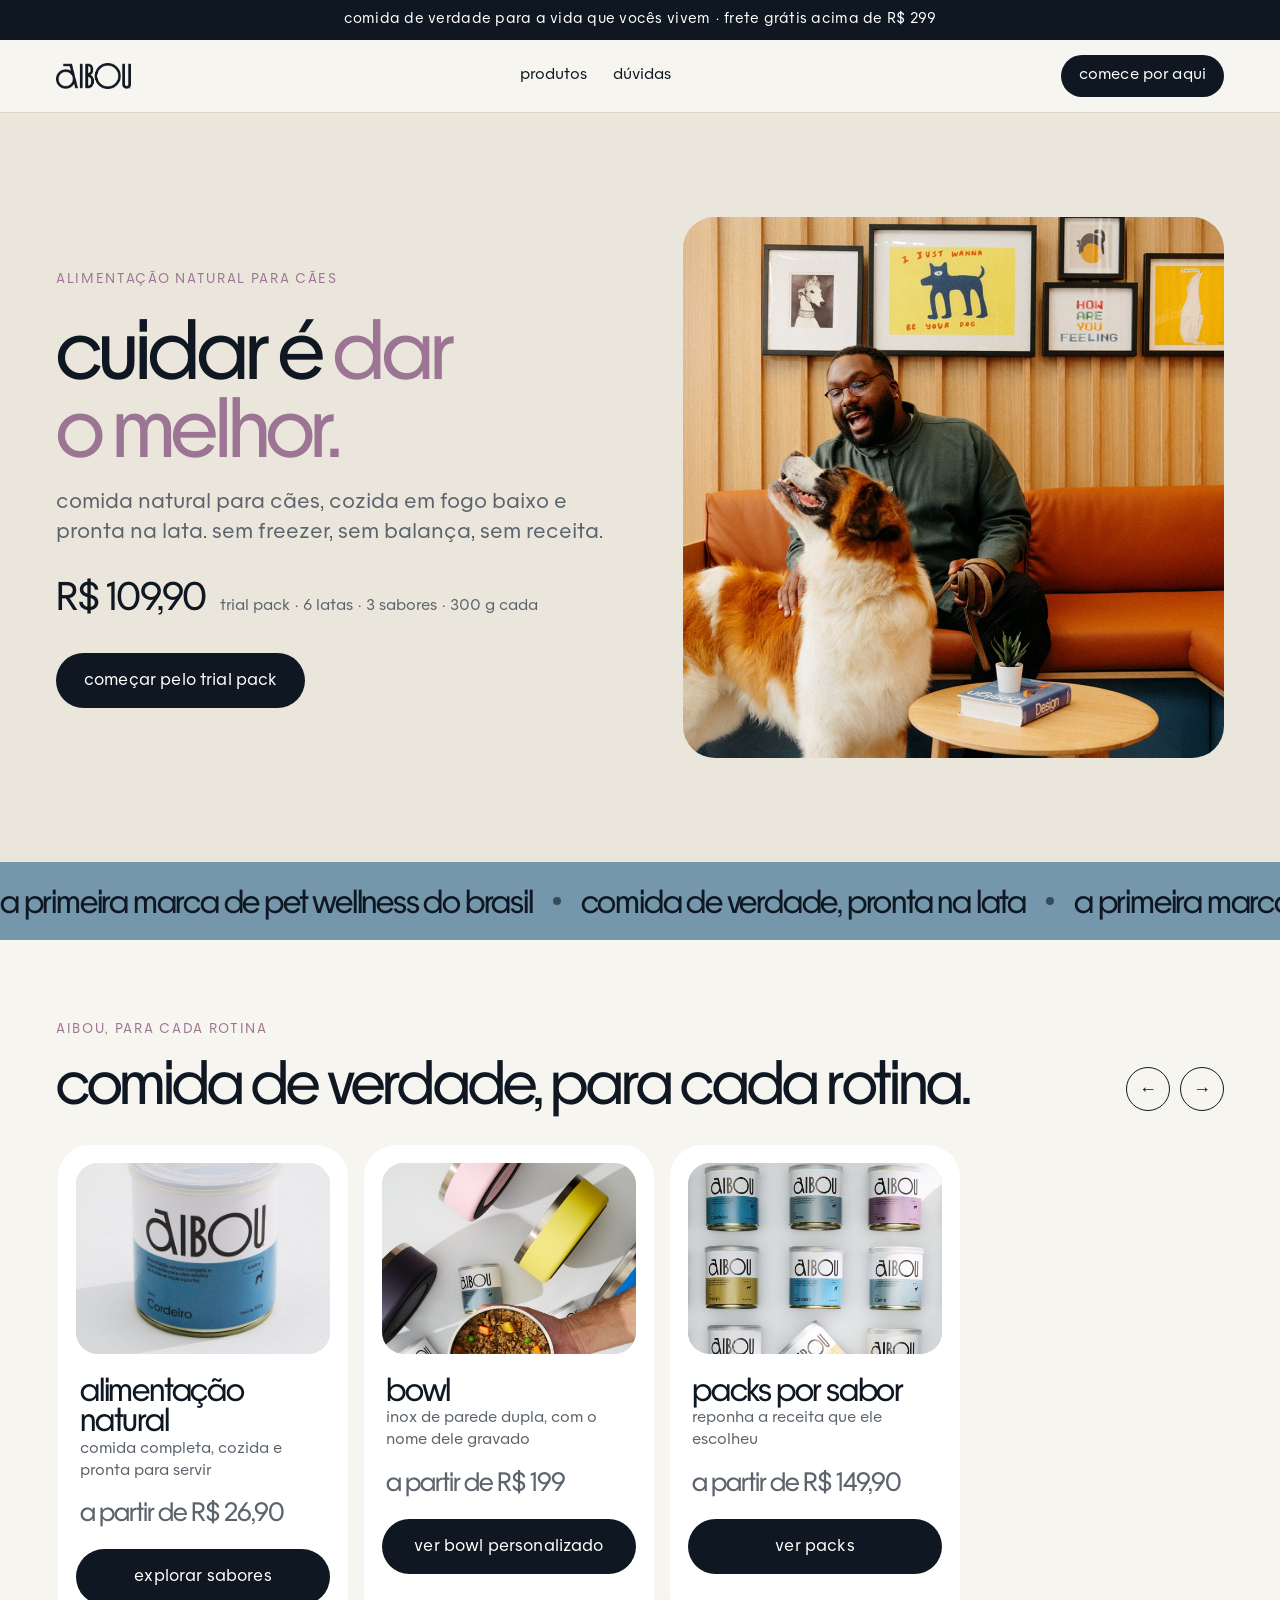
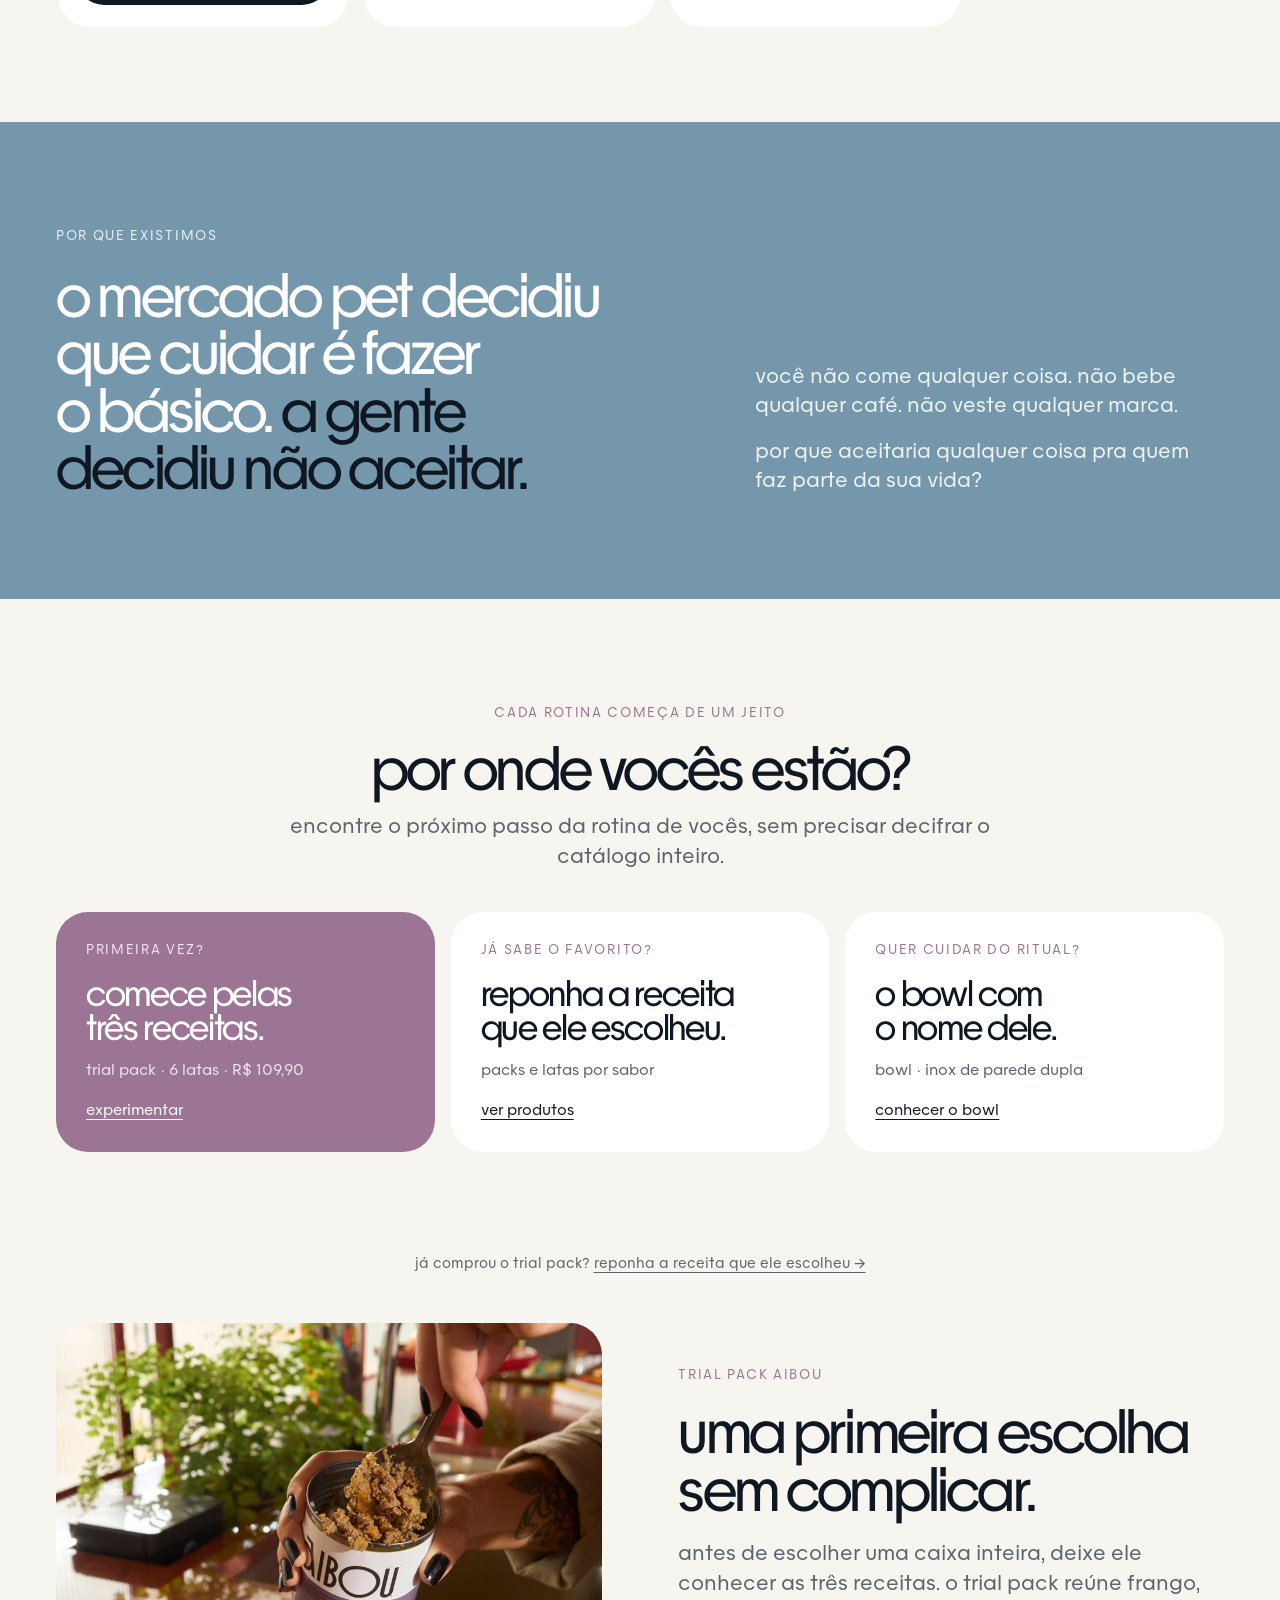
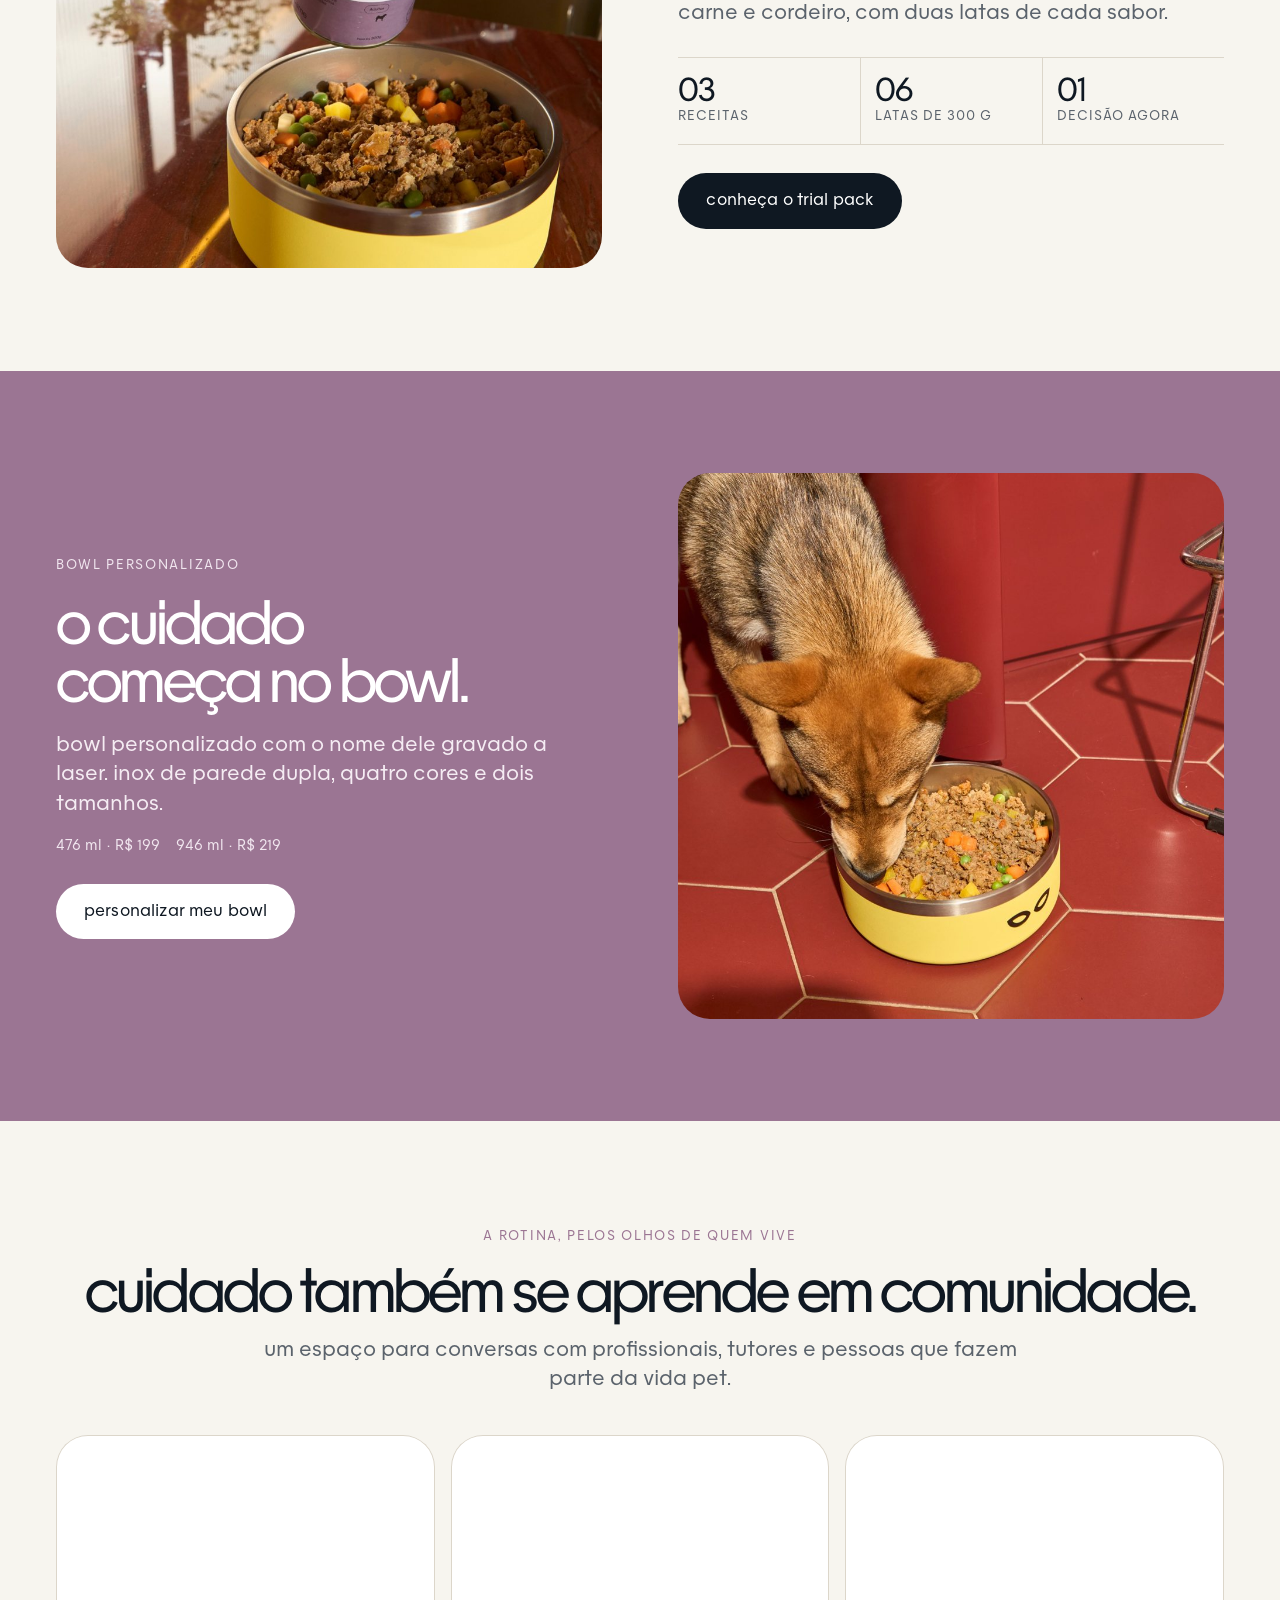
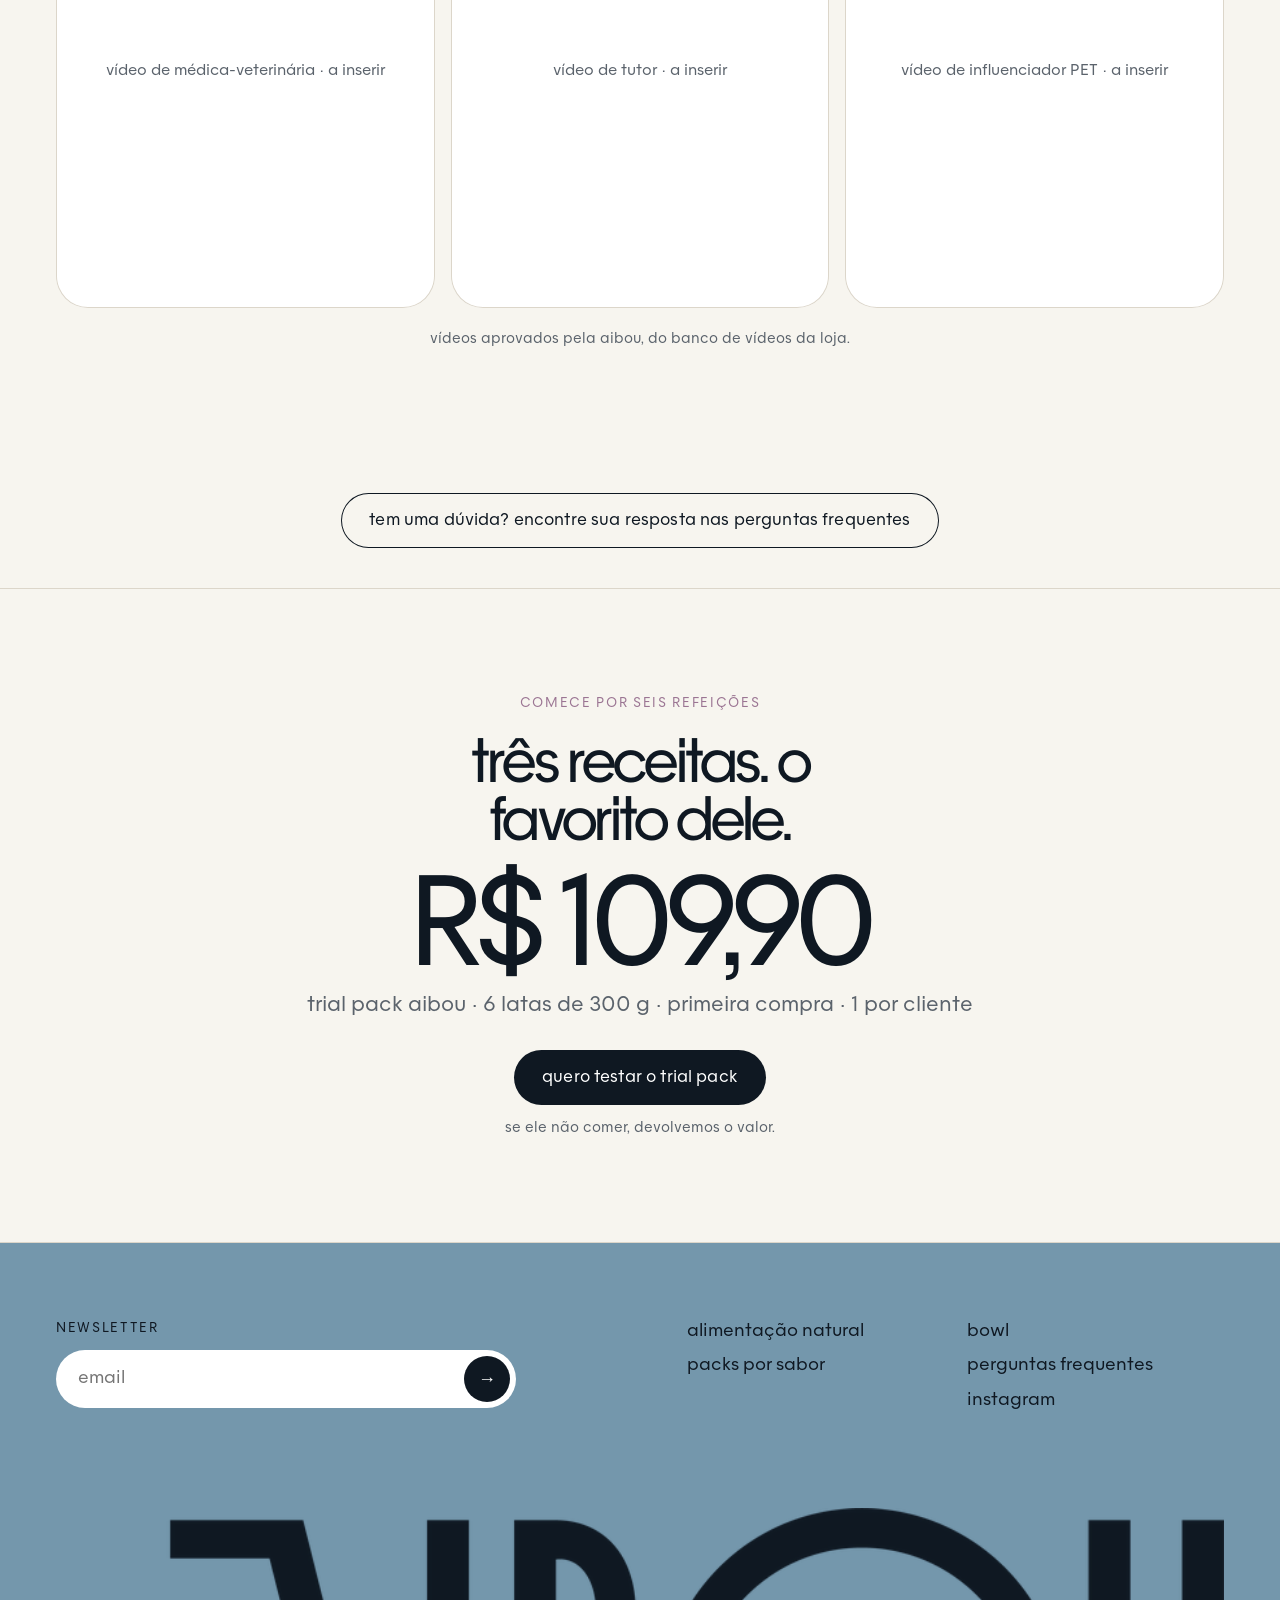
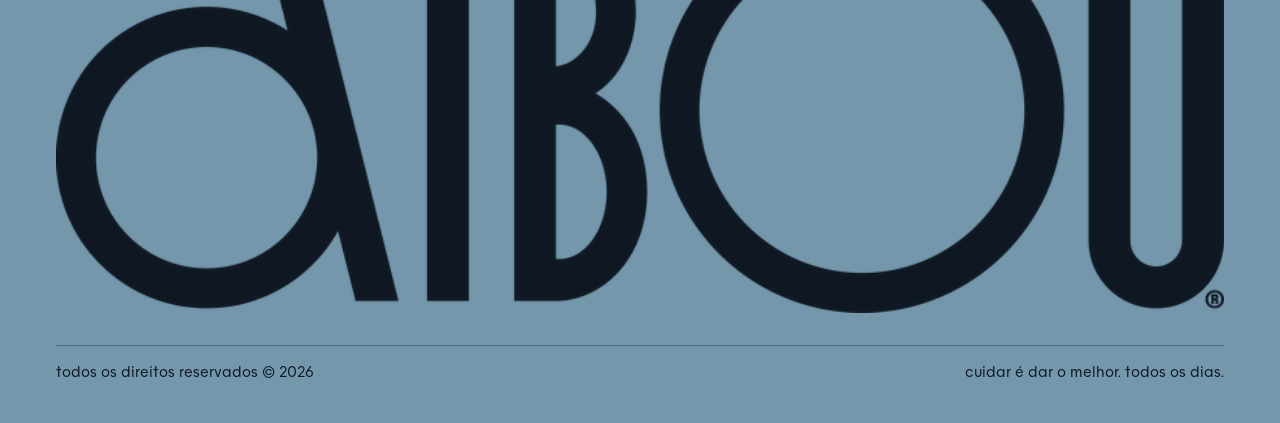
<file: aibouprototipo.html>
<!doctype html>
<html lang="pt-BR">
<head>
<meta charset="utf-8">
<meta name="viewport" content="width=device-width,initial-scale=1,viewport-fit=cover">
<meta name="claude:viewport-fit-sides" content="cover">
<title>Aibou Club</title>
<meta name="description" content="Alimentação natural para cães, feita com ingredientes que você reconhece e pronta para servir.">
<link rel="stylesheet" href="styles.css">
</head>
<body>

<div class="bar">comida de verdade para a vida que vocês vivem · frete grátis acima de R$ 299</div>

<header class="top">
  <div class="wrap nav">
    <a class="logo" href="index.html" aria-label="aibou, início"><img src="assets/img/logo-aibou.png" alt="aibou" height="26"></a>
    <nav aria-label="Principal">
      <a href="index.html#produtos">produtos</a>
      <a href="faq.html">dúvidas</a>
    </nav>
    <a class="btn small" href="escolha.html">comece por aqui</a>
  </div>
</header>

<main>

<!-- 1. BANNER -->
<section class="hero" style="padding-block:0">
  <div class="wrap">
    <div style="padding-block:clamp(40px,6vw,80px)">
      <span class="eyebrow">alimentação natural para cães</span>
      <h1>cuidar é <em>dar o melhor.</em></h1>
      <p class="lede">comida natural para cães, cozida em fogo baixo e pronta na lata. sem freezer, sem balança, sem receita.</p>
      <div class="hero-price">
        <strong>R$ 109,90</strong>
        <span>trial pack · 6 latas · 3 sabores · 300 g cada</span>
      </div>
      <div class="hero-actions">
        <a class="btn" href="trial-pack.html">começar pelo trial pack</a>
      </div>
    </div>
    <div class="hero-photo"><img class="cover" src="assets/img/ph-hero-brand.jpg" alt="Tutor brincando com o cachorro na sala, com a marca Aibou"></div>
  </div>
</section>

<!-- 2. FAIXA EM MOVIMENTO -->
<div class="ticker" role="region" aria-label="Frases da Aibou">
  <div class="ticker-track">
    <span>a primeira marca de pet wellness do brasil</span><span>comida de verdade, pronta na lata</span>
    <span class="dup" aria-hidden="true">a primeira marca de pet wellness do brasil</span><span class="dup" aria-hidden="true">comida de verdade, pronta na lata</span>
  </div>
</div>

<!-- 3. PRODUTOS -->
<section class="shop" id="produtos" style="padding-bottom:clamp(48px,6vw,80px)">
  <div class="wrap">
    <div class="rail-head">
      <div>
        <span class="eyebrow">aibou, para cada rotina</span>
        <h2 style="margin-top:12px">comida de verdade, para cada rotina.</h2>
      </div>
      <div class="arrows">
        <button type="button" data-scroll="-1" aria-label="Ver produtos anteriores">←</button>
        <button type="button" data-scroll="1" aria-label="Ver próximos produtos">→</button>
      </div>
    </div>

    <div class="rail" id="home-products">

      <article class="can-card">
        <div class="can-visual"><img class="cover" src="assets/img/ph-84abe67b-c.jpg" alt="Lata Aibou de alimentação natural"></div>
        <h3>alimentação natural</h3>
        <p>comida completa, cozida e pronta para servir</p>
        <p class="amount">a partir de R$ 26,90</p>
        <a class="btn" href="produto.html">explorar sabores</a>
      </article>

      <article class="can-card">
        <div class="can-visual"><img class="cover" src="assets/img/ph-3a48ecca.jpg" alt="Bowl Aibou em inox com comida"></div>
        <h3>bowl</h3>
        <p>inox de parede dupla, com o nome dele gravado</p>
        <p class="amount">a partir de R$ 199</p>
        <a class="btn" href="bowl.html">ver bowl personalizado</a>
      </article>

      <article class="can-card">
        <div class="can-visual"><img class="cover" src="assets/img/ph-a92c979e.jpg" alt="Grade de latas Aibou por sabor"></div>
        <h3>packs por sabor</h3>
        <p>reponha a receita que ele escolheu</p>
        <p class="amount">a partir de R$ 149,90</p>
        <a class="btn" href="produto.html#packs">ver packs</a>
      </article>
    </div>
  </div>
</section>

<!-- 5b. MANIFESTO -->
<!-- 4. POR QUE EXISTIMOS -->
<section class="manifesto band-blue">
  <div class="wrap mf">
    <div>
      <span class="eyebrow">por que existimos</span>
      <h2>o mercado pet decidiu que cuidar é fazer o básico. <em>a gente decidiu não aceitar.</em></h2>
    </div>
    <div>
      <p class="lede">você não come qualquer coisa. não bebe qualquer café. não veste qualquer marca.</p>
      <p class="lede">por que aceitaria qualquer coisa pra quem faz parte da sua vida?</p>
    </div>
  </div>
</section>

<!-- 5. CAMINHOS -->
<section class="tint">
  <div class="wrap">
    <div class="center">
      <span class="eyebrow">cada rotina começa de um jeito</span>
      <h2 style="margin-top:14px">por onde vocês estão?</h2>
      <p class="lede" style="margin-top:16px">encontre o próximo passo da rotina de vocês, sem precisar decifrar o catálogo inteiro.</p>
    </div>
    <div class="paths">
      <a class="path featured" href="trial-pack.html">
        <span class="eyebrow">primeira vez?</span>
        <h3>comece pelas três receitas.</h3>
        <small>trial pack · 6 latas · R$ 109,90</small>
        <i>experimentar</i>
      </a>
      <a class="path" href="produto.html#packs">
        <span class="eyebrow">já sabe o favorito?</span>
        <h3>reponha a receita que ele escolheu.</h3>
        <small>packs e latas por sabor</small>
        <i>ver produtos</i>
      </a>
      <a class="path" href="bowl.html">
        <span class="eyebrow">quer cuidar do ritual?</span>
        <h3>o bowl com o nome dele.</h3>
        <small>bowl · inox de parede dupla</small>
        <i>conhecer o bowl</i>
      </a>
    </div>
  </div>
</section>

<section class="tint" style="padding-top:0;padding-bottom:48px"><div class="wrap center"><p class="small">já comprou o trial pack? <a href="produto.html#packs" style="text-decoration:underline;text-underline-offset:4px">reponha a receita que ele escolheu →</a></p></div></section>

<!-- 4. TRIAL PACK -->
<section style="padding-top:0">
  <div class="wrap split">
    <div class="photo"><img class="cover" src="assets/img/ph-trial-pour.jpg" alt="Tutora servindo a lata Aibou em um bowl inox" loading="lazy"></div>
    <div>
      <span class="eyebrow">trial pack aibou</span>
      <h2>uma primeira escolha sem complicar.</h2>
      <p class="lede">antes de escolher uma caixa inteira, deixe ele conhecer as três receitas. o trial pack reúne frango, carne e cordeiro, com duas latas de cada sabor.</p>
      <div class="facts">
        <div><b>03</b><small>receitas</small></div>
        <div><b>06</b><small>latas de 300 g</small></div>
        <div><b>01</b><small>decisão agora</small></div>
      </div>
      <a class="btn" href="trial-pack.html">conheça o trial pack</a>
    </div>
  </div>
</section>

<!-- 6. BOWL -->
<section class="bowl-banner" id="bowl">
  <div class="wrap split">
    <div>
      <span class="eyebrow">bowl personalizado</span>
      <h2>o cuidado começa no bowl.</h2>
      <p class="lede" style="margin-top:20px">bowl personalizado com o nome dele gravado a laser. inox de parede dupla, quatro cores e dois tamanhos.</p>
      <p class="small" style="margin:18px 0 26px;color:#f1e6ef">476 ml · R$ 199 &nbsp;&nbsp; 946 ml · R$ 219</p>
      <a class="btn" href="bowl.html">personalizar meu bowl</a>
    </div>
    <div class="photo"><img class="cover" src="assets/img/ph-bowl-dog.jpg" alt="Cachorro comendo em um bowl Aibou amarelo" loading="lazy"></div>
  </div>
</section>

<!-- 7. COMUNIDADE -->
<section class="tint">
  <div class="wrap">
    <div class="center">
      <span class="eyebrow">a rotina, pelos olhos de quem vive</span>
      <h2 style="margin-top:14px">cuidado também se aprende em comunidade.</h2>
      <p class="lede" style="margin-top:16px">um espaço para conversas com profissionais, tutores e pessoas que fazem parte da vida pet.</p>
    </div>
    <div class="com-grid">
      <div class="ph-note">vídeo de médica-veterinária · a inserir</div>
      <div class="ph-note">vídeo de tutor · a inserir</div>
      <div class="ph-note">vídeo de influenciador PET · a inserir</div>
    </div>
    <p class="small com-note">vídeos aprovados pela aibou, do banco de vídeos da loja.</p>
  </div>
</section>

<!-- 8. FAQ -->
<section style="padding-block:40px;text-align:center">
  <div class="wrap">
    <a class="btn ghost" href="faq.html">tem uma dúvida? encontre sua resposta nas perguntas frequentes</a>
  </div>
</section>

<!-- 9. FECHAMENTO -->
<section class="closing">
  <div class="wrap">
    <span class="eyebrow">comece por seis refeições</span>
    <h2>três receitas. o favorito dele.</h2>
    <p class="price">R$ 109,90</p>
    <p class="lede">trial pack aibou · 6 latas de 300 g · primeira compra · 1 por cliente</p>
    <a class="btn" href="trial-pack.html">quero testar o trial pack</a>
    <p class="small" style="margin-top:14px">se ele não comer, devolvemos o valor.</p>
  </div>
</section>

</main>

<footer class="foot">
  <div class="foot-inner">
    <div class="foot-top">
      <form class="news" id="news">
        <label for="news-email">newsletter</label>
        <div class="news-field">
          <input id="news-email" type="email" placeholder="email" required>
          <button type="submit" aria-label="Assinar newsletter">→</button>
        </div>
        <small id="news-msg" role="status"></small>
      </form>
      <div class="foot-cols">
        <div><a href="produto.html">alimentação natural</a><a href="produto.html#packs">packs por sabor</a></div>
        <div><a href="bowl.html">bowl</a><a href="faq.html">perguntas frequentes</a><a href="https://www.instagram.com/aibou.club/" target="_blank" rel="noopener">instagram</a></div>
      </div>
    </div>
    <img class="foot-logo" src="assets/img/logo-aibou.png" alt="aibou">
    <div class="foot-bottom">
      <span>todos os direitos reservados © 2026</span>
      <span>cuidar é dar o melhor. todos os dias.</span>
    </div>
  </div>
</footer>

<div class="mbar" role="region" aria-label="Compra rápida">
  <div><small>trial pack · 6 latas</small><b>R$ 109,90</b></div>
  <a class="btn" href="trial-pack.html">quero testar</a>
</div>

<script>
document.querySelectorAll('[data-scroll]').forEach(function (b) {
  b.addEventListener('click', function () {
    document.getElementById('home-products').scrollBy({ left: Number(b.dataset.scroll) * 300, behavior: 'smooth' });
  });
});
document.getElementById('news').addEventListener('submit', function (e) {
  e.preventDefault();
  document.getElementById('news-msg').textContent = 'protótipo: o cadastro ainda não está ativo.';
});
</script>
</body>
</html>
</file>
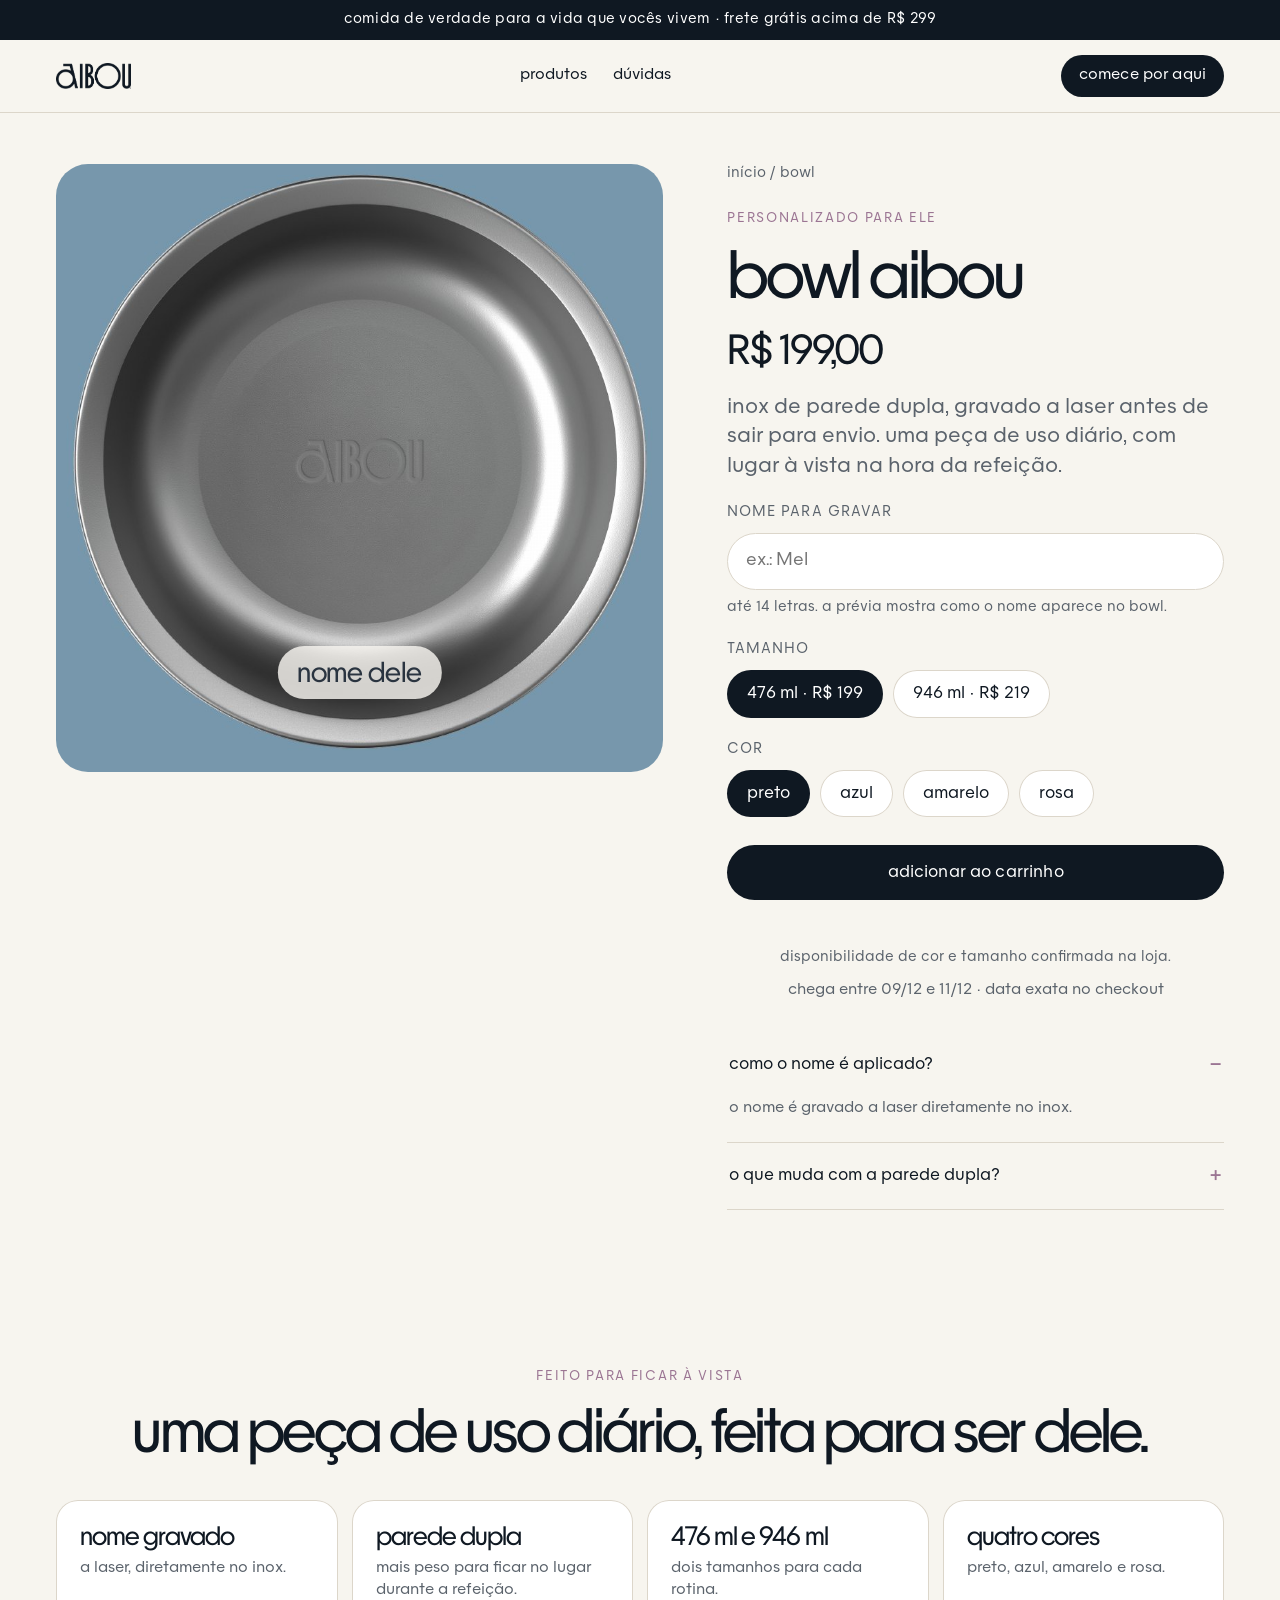
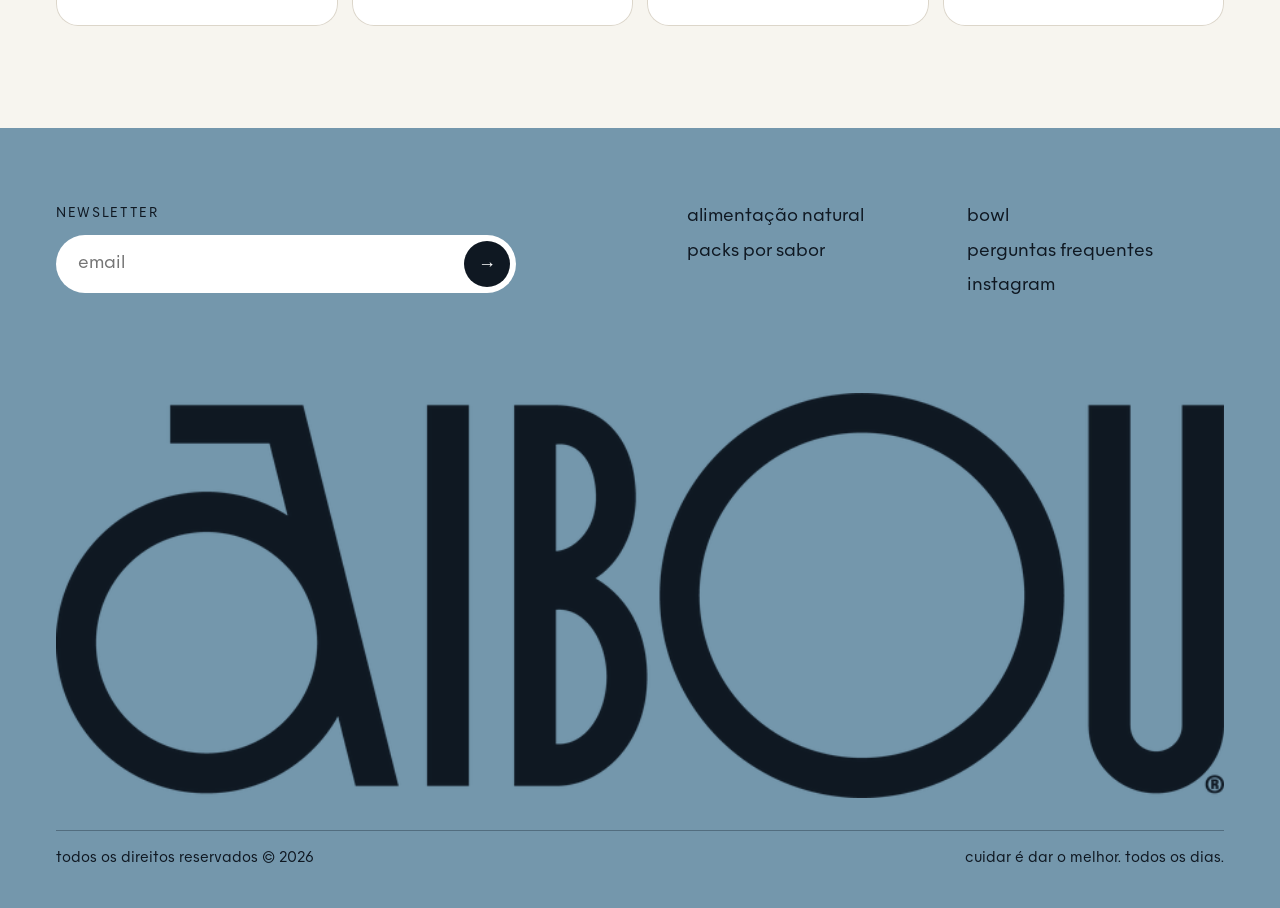
<file: bowl.html>
<!doctype html>
<html lang="pt-BR">
<head>
<meta charset="utf-8">
<meta name="viewport" content="width=device-width,initial-scale=1,viewport-fit=cover">
<meta name="claude:viewport-fit-sides" content="cover">
<title>Bowl · Aibou</title>
<meta name="description" content="Bowl Aibou: inox de parede dupla com o nome dele gravado a laser.">
<link rel="stylesheet" href="styles.css">
</head>
<body>

<div class="bar">comida de verdade para a vida que vocês vivem · frete grátis acima de R$ 299</div>

<header class="top">
  <div class="wrap nav">
    <a class="logo" href="index.html" aria-label="aibou, início"><img src="assets/img/logo-aibou.png" alt="aibou" height="26"></a>
    <nav aria-label="Principal">
      <a href="index.html#produtos">produtos</a>
      <a href="faq.html">dúvidas</a>
    </nav>
    <a class="btn small" href="escolha.html">comece por aqui</a>
  </div>
</header>

<main>
  <div class="pdp">
    <div>
      <div class="bowl-stage">
        <img src="assets/img/bowl.jpg" alt="Bowl Aibou em inox">
        <div class="engrave" id="engrave" aria-live="polite">nome dele</div>
      </div>
    </div>

    <div>
      <p class="crumb"><a href="index.html">início</a> / bowl</p>
      <span class="eyebrow">personalizado para ele</span>
      <h1>bowl aibou</h1>
      <p class="price-line" id="bowl-price">R$ 199,00</p>
      <p class="lede">inox de parede dupla, gravado a laser antes de sair para envio. uma peça de uso diário, com lugar à vista na hora da refeição.</p>

      <div class="field">
        <label for="bowl-name"><span>nome para gravar</span></label>
        <input id="bowl-name" type="text" maxlength="14" placeholder="ex.: Mel" autocomplete="off">
        <small>até 14 letras. a prévia mostra como o nome aparece no bowl.</small>
      </div>

      <fieldset class="option" style="border:0;padding:0;margin-left:0">
        <legend>tamanho</legend>
        <div class="chips">
          <label><input type="radio" name="size" value="476" checked><span>476 ml · R$ 199</span></label>
          <label><input type="radio" name="size" value="946"><span>946 ml · R$ 219</span></label>
        </div>
      </fieldset>

      <fieldset class="option" style="border:0;padding:0;margin-left:0">
        <legend>cor</legend>
        <div class="chips">
          <label><input type="radio" name="color" value="preto" checked><span>preto</span></label>
          <label><input type="radio" name="color" value="azul"><span>azul</span></label>
          <label><input type="radio" name="color" value="amarelo"><span>amarelo</span></label>
          <label><input type="radio" name="color" value="rosa"><span>rosa</span></label>
        </div>
      </fieldset>

      <button class="btn" type="button" id="buy">adicionar ao carrinho</button>
      <p class="notice" id="notice" role="status" aria-live="polite"></p>
      <p class="note">disponibilidade de cor e tamanho confirmada na loja.</p>
      <p class="note" data-prazo>chega entre [data] e [data]</p>

      <div class="quick-faq" style="margin-top:30px">
        <details open>
          <summary>como o nome é aplicado?</summary>
          <p>o nome é gravado a laser diretamente no inox.</p>
        </details>
        <details>
          <summary>o que muda com a parede dupla?</summary>
          <p>o bowl tem mais peso para ficar no lugar durante a refeição e foi pensado para não marcar o chão.</p>
        </details>
      </div>
    </div>
  </div>
</main>

<section class="tint">
  <div class="wrap">
    <div class="center">
      <span class="eyebrow">feito para ficar à vista</span>
      <h2 style="margin-top:14px">uma peça de uso diário, feita para ser dele.</h2>
    </div>
    <div class="ing-grid">
      <div class="ing-card"><h3>nome gravado</h3><p>a laser, diretamente no inox.</p></div>
      <div class="ing-card"><h3>parede dupla</h3><p>mais peso para ficar no lugar durante a refeição.</p></div>
      <div class="ing-card"><h3>476 ml e 946 ml</h3><p>dois tamanhos para cada rotina.</p></div>
      <div class="ing-card"><h3>quatro cores</h3><p>preto, azul, amarelo e rosa.</p></div>
    </div>
  </div>
</section>

<footer class="foot">
  <div class="foot-inner">
    <div class="foot-top">
      <form class="news" id="news">
        <label for="news-email">newsletter</label>
        <div class="news-field">
          <input id="news-email" type="email" placeholder="email" required>
          <button type="submit" aria-label="Assinar newsletter">→</button>
        </div>
        <small id="news-msg" role="status"></small>
      </form>
      <div class="foot-cols">
        <div><a href="produto.html">alimentação natural</a><a href="produto.html#packs">packs por sabor</a></div>
        <div><a href="bowl.html">bowl</a><a href="faq.html">perguntas frequentes</a><a href="https://www.instagram.com/aibou.club/" target="_blank" rel="noopener">instagram</a></div>
      </div>
    </div>
    <img class="foot-logo" src="assets/img/logo-aibou.png" alt="aibou">
    <div class="foot-bottom">
      <span>todos os direitos reservados © 2026</span>
      <span>cuidar é dar o melhor. todos os dias.</span>
    </div>
  </div>
</footer>
<script>
(function(){var f=document.getElementById('news');if(f)f.addEventListener('submit',function(e){e.preventDefault();document.getElementById('news-msg').textContent='protótipo: o cadastro ainda não está ativo.';});})();
</script>

<div class="mbar" role="region" aria-label="Compra rápida">
  <div><small>bowl · <span id="mbar-size">476 ml</span></small><b id="mbar-price">R$ 199</b></div>
  <a class="btn" href="#buy">adicionar</a>
</div>

<script>
(function () {
  var input = document.getElementById('bowl-name');
  var engrave = document.getElementById('engrave');
  var price = document.getElementById('bowl-price');
  var mPrice = document.getElementById('mbar-price');
  var mSize = document.getElementById('mbar-size');
  var notice = document.getElementById('notice');
  input.addEventListener('input', function () {
    engrave.textContent = input.value.trim() || 'nome dele';
  });
  document.querySelectorAll('input[name="size"]').forEach(function (r) {
    r.addEventListener('change', function () {
      var big = r.value === '946';
      price.textContent = big ? 'R$ 219,00' : 'R$ 199,00';
      mPrice.textContent = big ? 'R$ 219' : 'R$ 199';
      mSize.textContent = big ? '946 ml' : '476 ml';
    });
  });
  document.getElementById('buy').addEventListener('click', function () {
    var size = document.querySelector('input[name="size"]:checked').value;
    var color = document.querySelector('input[name="color"]:checked').value;
    var name = input.value.trim() || 'sem nome';
    notice.textContent = 'protótipo: bowl ' + size + ' ml, ' + color + ', com o nome "' + name + '" seria adicionado ao carrinho. a compra ainda não está ativa nesta prévia.';
  });
})();
</script>
<script>
(function () {
  function fmt(d) { return ('0' + d.getDate()).slice(-2) + '/' + ('0' + (d.getMonth() + 1)).slice(-2); }
  var a = new Date(), b = new Date();
  a.setDate(a.getDate() + 4);
  b.setDate(b.getDate() + 6);
  document.querySelectorAll('[data-prazo]').forEach(function (el) {
    el.textContent = 'chega entre ' + fmt(a) + ' e ' + fmt(b) + ' · data exata no checkout';
  });
})();
</script>
</body>
</html>
</file>
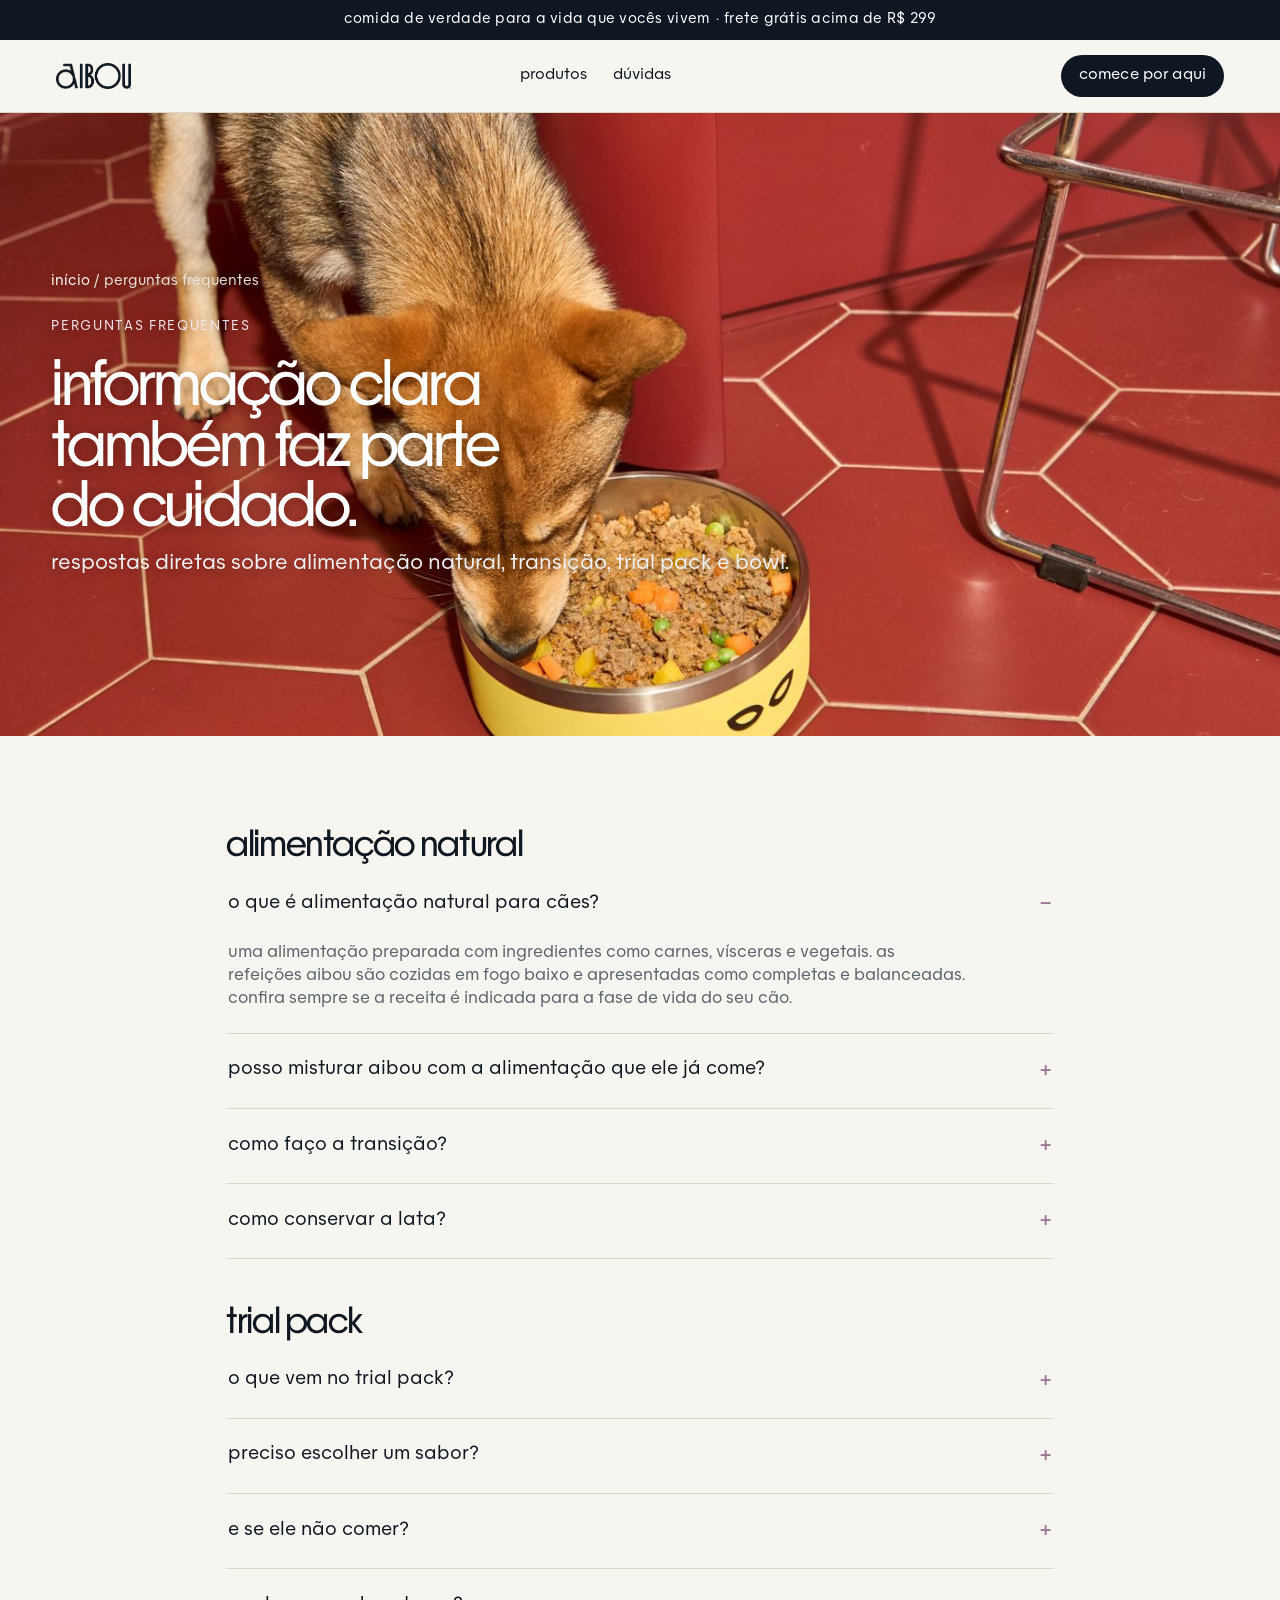
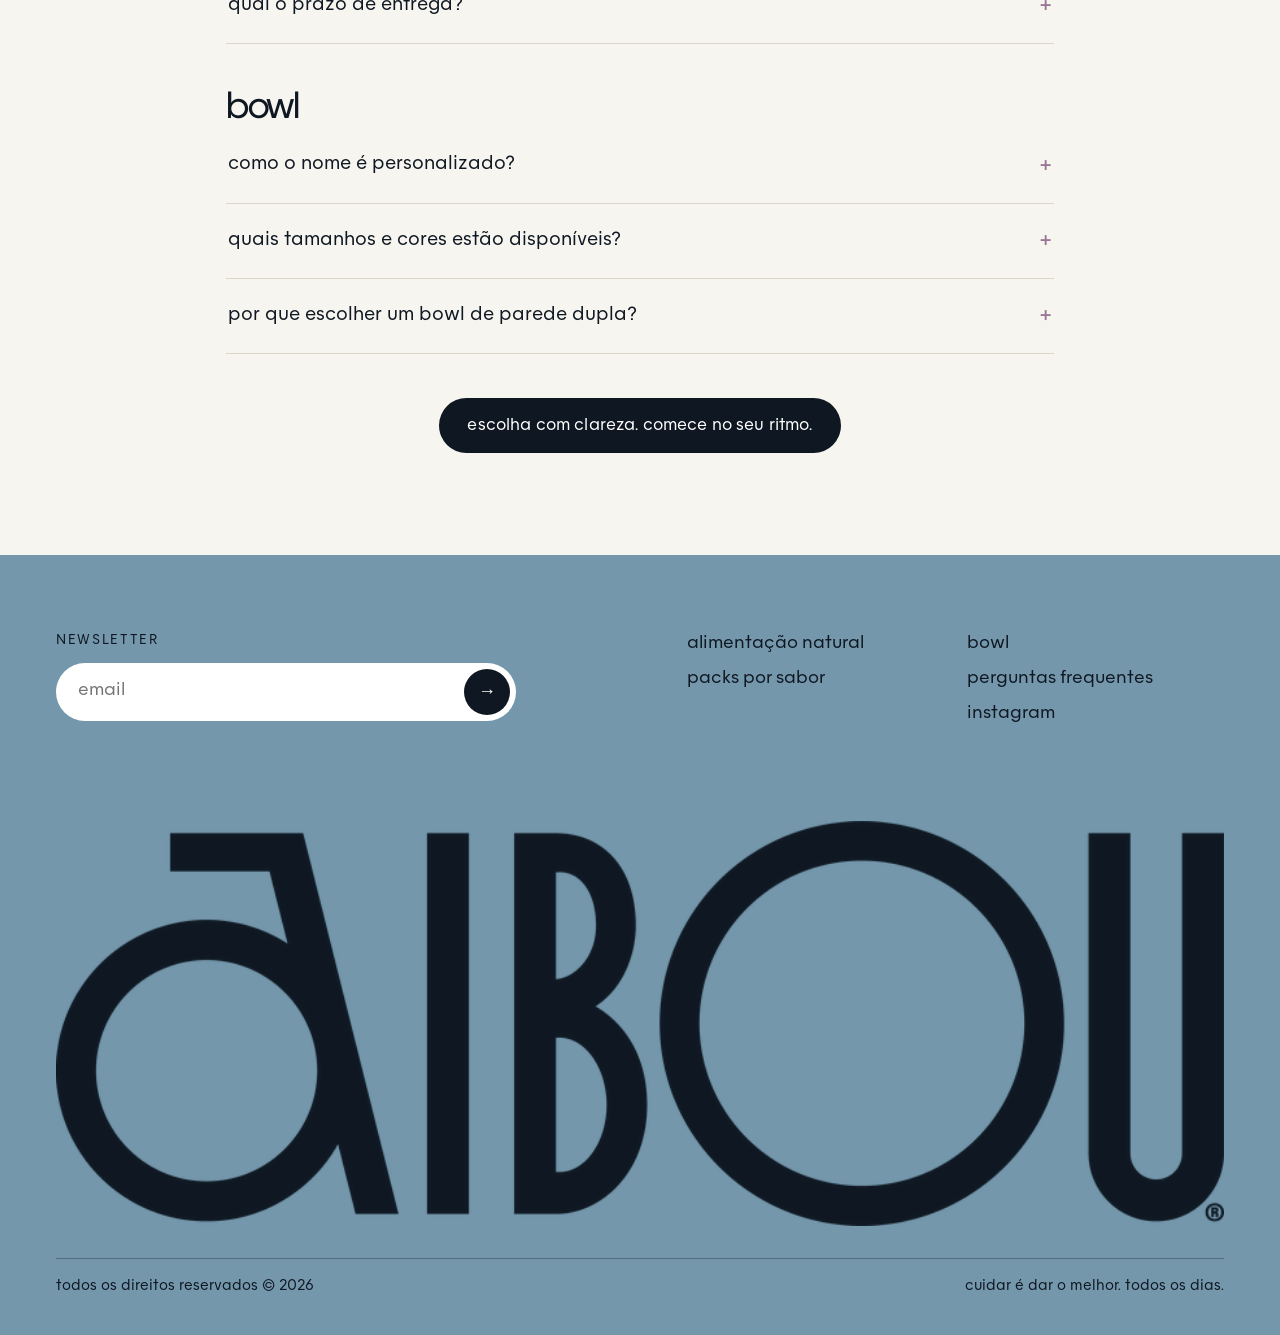
<file: faq.html>
<!doctype html>
<html lang="pt-BR">
<head>
<meta charset="utf-8">
<meta name="viewport" content="width=device-width,initial-scale=1,viewport-fit=cover">
<meta name="claude:viewport-fit-sides" content="cover">
<title>Perguntas frequentes · Aibou</title>
<meta name="description" content="Respostas diretas sobre alimentação natural, transição, conservação, trial pack e bowl.">
<link rel="stylesheet" href="styles.css">
</head>
<body>

<div class="bar">comida de verdade para a vida que vocês vivem · frete grátis acima de R$ 299</div>

<header class="top">
  <div class="wrap nav">
    <a class="logo" href="index.html" aria-label="aibou, início"><img src="assets/img/logo-aibou.png" alt="aibou" height="26"></a>
    <nav aria-label="Principal">
      <a href="index.html#produtos">produtos</a>
      <a href="faq.html">dúvidas</a>
    </nav>
    <a class="btn small" href="escolha.html">comece por aqui</a>
  </div>
</header>

<main>
  <section class="faq-banner">
    <img class="fb-img" src="assets/img/ph-bowl-dog.jpg" alt="Cachorro comendo em um bowl Aibou">
    <div class="wrap fb-txt">
      <p class="crumb"><a href="index.html">início</a> / perguntas frequentes</p>
      <span class="eyebrow">perguntas frequentes</span>
      <h1>informação clara também faz parte do cuidado.</h1>
      <p class="lede">respostas diretas sobre alimentação natural, transição, trial pack e bowl.</p>
    </div>
  </section>

  <section class="faq" style="padding-top:clamp(56px,7vw,96px)">
    <div class="wrap">
      <div class="faq-group">
        <h3>alimentação natural</h3>
        <details open>
          <summary>o que é alimentação natural para cães?</summary>
          <p>uma alimentação preparada com ingredientes como carnes, vísceras e vegetais. as refeições aibou são cozidas em fogo baixo e apresentadas como completas e balanceadas. confira sempre se a receita é indicada para a fase de vida do seu cão.</p>
        </details>
        <details>
          <summary>posso misturar aibou com a alimentação que ele já come?</summary>
          <p>sim. você pode oferecer uma porção junto da alimentação atual ou misturar as duas. o guia de transição mostra como ajustar as quantidades.</p>
        </details>
        <details>
          <summary>como faço a transição?</summary>
          <p>o guia do trial pack orienta uma mudança gradual ao longo de sete dias. observe como ele se adapta. se ele tiver uma condição de saúde específica, converse com o médico-veterinário que o acompanha.</p>
        </details>
        <details>
          <summary>como conservar a lata?</summary>
          <p>antes de abrir, guarde a lata fechada em local seco e fresco, por até 24 meses. depois de aberta, mantenha na geladeira e consuma em até dois dias.</p>
        </details>
      </div>

      <div class="faq-group">
        <h3>trial pack</h3>
        <details>
          <summary>o que vem no trial pack?</summary>
          <p>seis latas de 300 g: duas de frango, duas de carne e duas de cordeiro. o guia de transição também acompanha o kit.</p>
        </details>
        <details>
          <summary>preciso escolher um sabor?</summary>
          <p>não. o trial pack reúne as três receitas para você observar qual ele prefere.</p>
        </details>
        <details>
          <summary>e se ele não comer?</summary>
          <p>devolvemos o valor, sem precisar devolver a caixa. consulte as condições completas na loja.</p>
        </details>
        <details>
          <summary>qual o prazo de entrega?</summary>
          <p>a estimativa informada pela loja é de 2 a 6 dias. o prazo e o frete são calculados conforme o CEP.</p>
        </details>
      </div>

      <div class="faq-group">
        <h3>bowl</h3>
        <details>
          <summary>como o nome é personalizado?</summary>
          <p>o nome é gravado a laser diretamente no inox.</p>
        </details>
        <details>
          <summary>quais tamanhos e cores estão disponíveis?</summary>
          <p>o bowl está disponível em 476 ml e 946 ml, nas cores preto, azul, amarelo e rosa. consulte a disponibilidade atual na loja.</p>
        </details>
        <details>
          <summary>por que escolher um bowl de parede dupla?</summary>
          <p>a estrutura tem duas paredes de inox e peso para ajudar o bowl a ficar no lugar durante a refeição.</p>
        </details>
      </div>

      <p class="center" style="margin-top:40px"><a class="btn" href="produto.html#trial">escolha com clareza. comece no seu ritmo.</a></p>
    </div>
  </section>
</main>

<footer class="foot">
  <div class="foot-inner">
    <div class="foot-top">
      <form class="news" id="news">
        <label for="news-email">newsletter</label>
        <div class="news-field">
          <input id="news-email" type="email" placeholder="email" required>
          <button type="submit" aria-label="Assinar newsletter">→</button>
        </div>
        <small id="news-msg" role="status"></small>
      </form>
      <div class="foot-cols">
        <div><a href="produto.html">alimentação natural</a><a href="produto.html#packs">packs por sabor</a></div>
        <div><a href="bowl.html">bowl</a><a href="faq.html">perguntas frequentes</a><a href="https://www.instagram.com/aibou.club/" target="_blank" rel="noopener">instagram</a></div>
      </div>
    </div>
    <img class="foot-logo" src="assets/img/logo-aibou.png" alt="aibou">
    <div class="foot-bottom">
      <span>todos os direitos reservados © 2026</span>
      <span>cuidar é dar o melhor. todos os dias.</span>
    </div>
  </div>
</footer>
<script>
(function(){var f=document.getElementById('news');if(f)f.addEventListener('submit',function(e){e.preventDefault();document.getElementById('news-msg').textContent='protótipo: o cadastro ainda não está ativo.';});})();
</script>
</body>
</html>
</file>
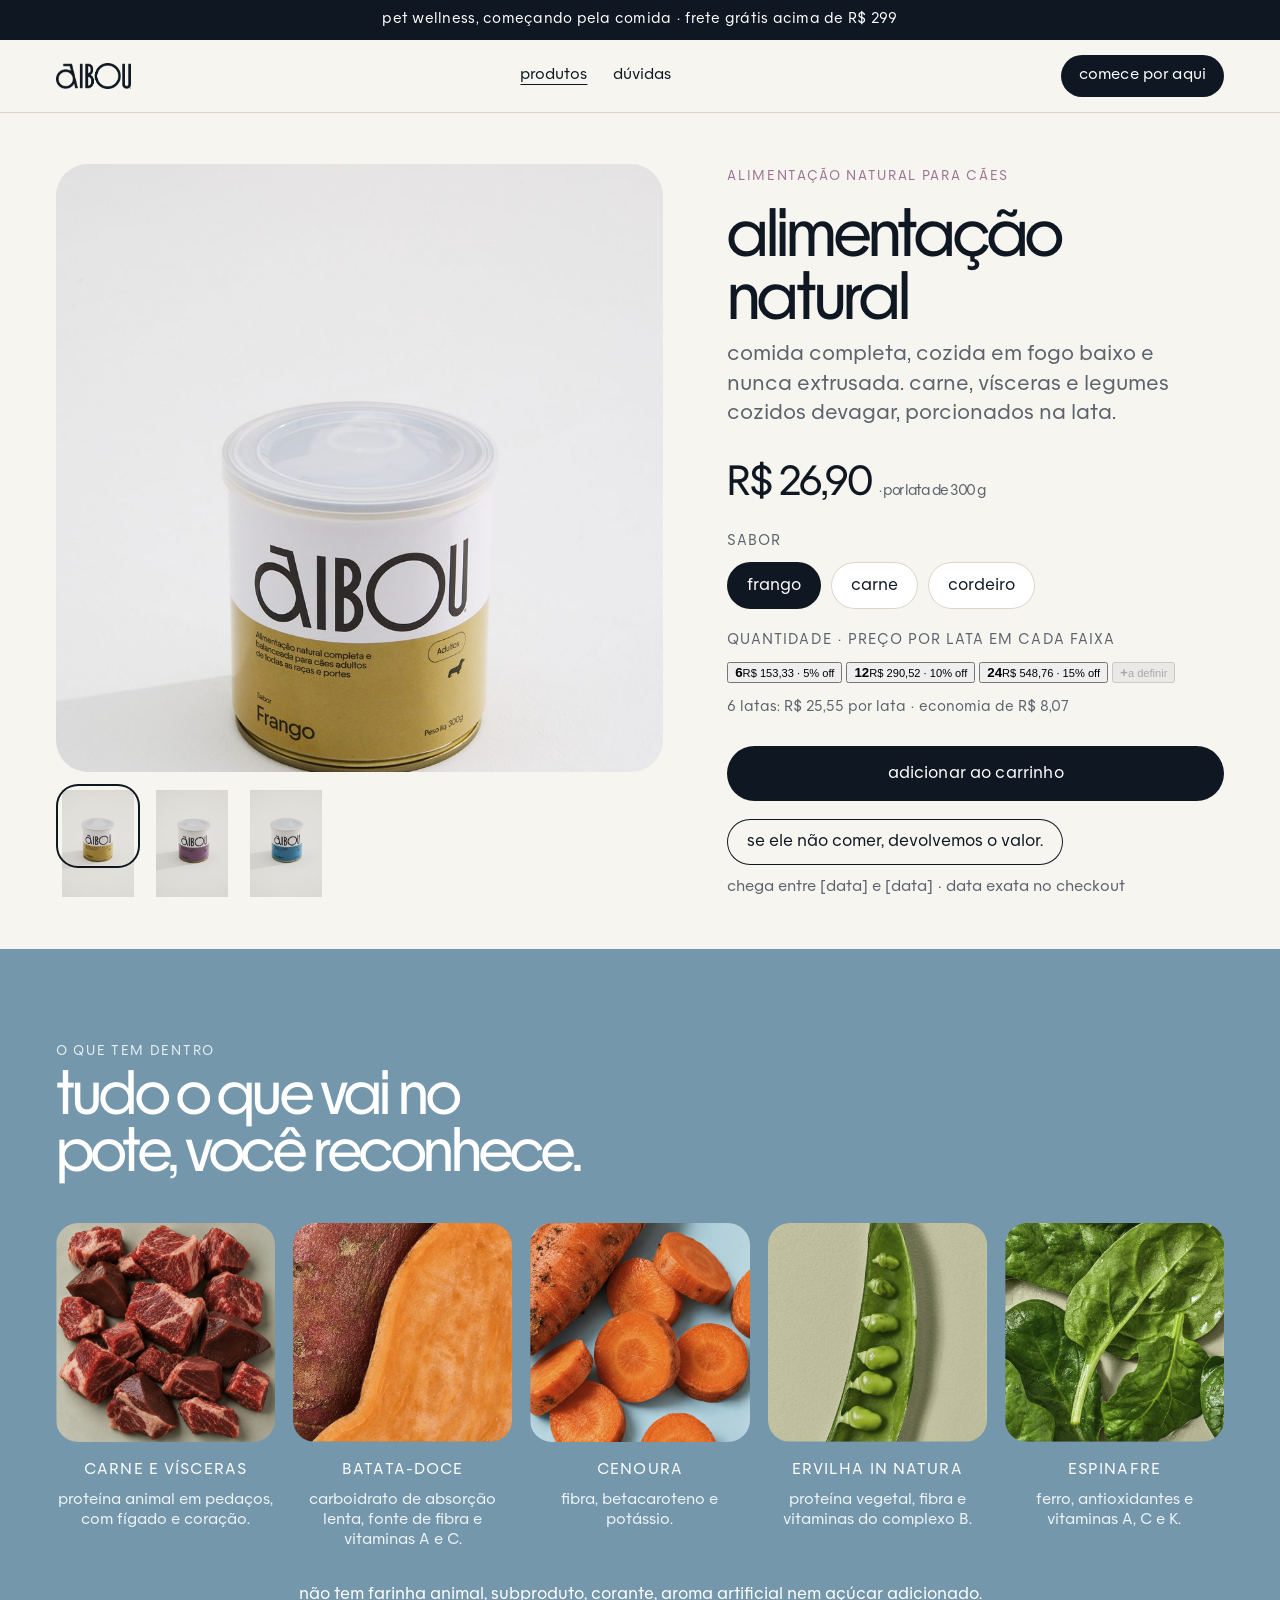
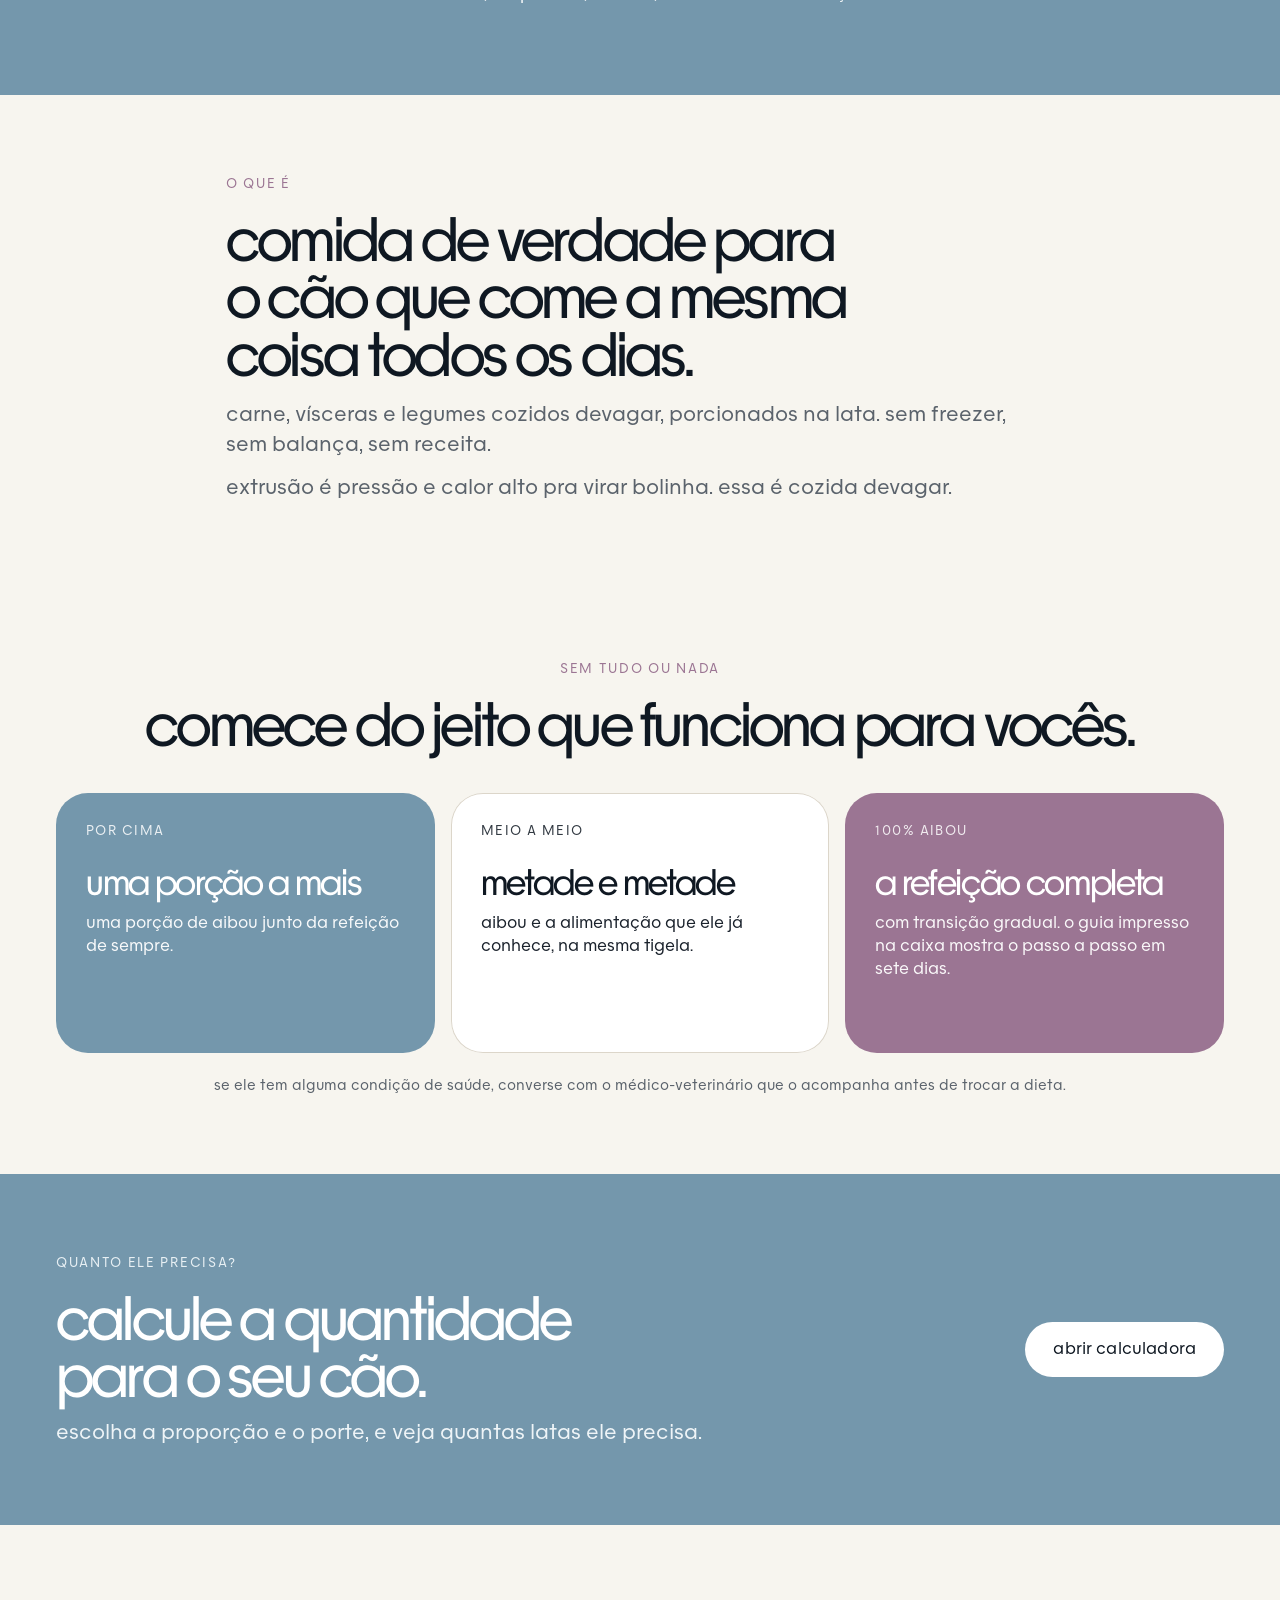
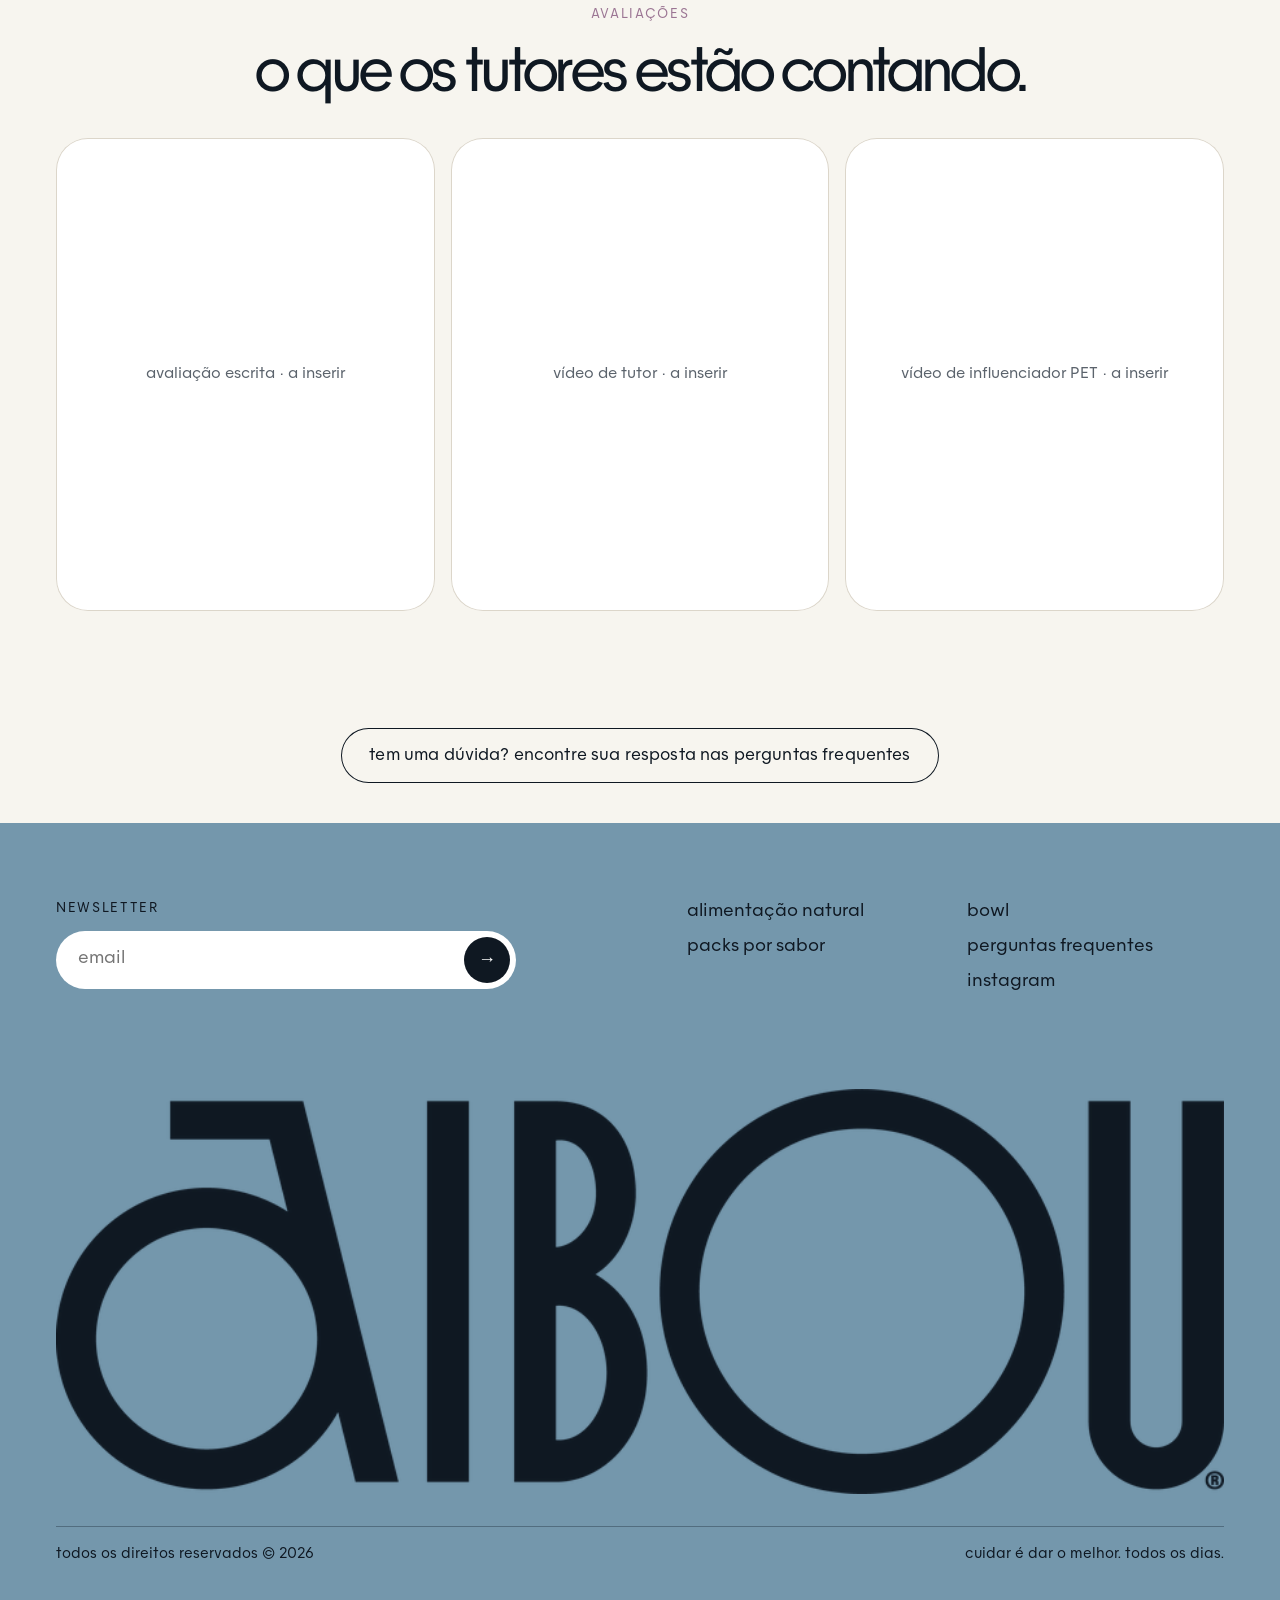
<file: produto.html>
<!doctype html>
<html lang="pt-BR">
<head>
<meta charset="utf-8">
<meta name="viewport" content="width=device-width,initial-scale=1,viewport-fit=cover">
<meta name="claude:viewport-fit-sides" content="cover">
<title>Alimentação natural · Aibou</title>
<meta name="description" content="Alimentação natural Aibou: comida completa para cães, cozida em fogo baixo, em latas de 300 g. Preço por lata em todas as quantidades.">
<link rel="stylesheet" href="styles.css">
</head>
<body>

<div class="bar">pet wellness, começando pela comida · frete grátis acima de R$ 299</div>

<header class="top">
  <div class="wrap nav">
    <a class="logo" href="index.html" aria-label="aibou, início"><img src="assets/img/logo-aibou.png" alt="aibou" height="26"></a>
    <nav aria-label="Principal">
      <a href="index.html#produtos" aria-current="page">produtos</a>
      <a href="faq.html">dúvidas</a>
    </nav>
    <a class="btn small" href="escolha.html">comece por aqui</a>
      </div>
</header>

<main>

<!-- PRIMEIRA TELA: galeria, nome, preço, preço por lata, sabor, escada, botão, garantia, prazo -->
<div class="pdp">
  <div>
    <div class="gallery photo" aria-live="polite">
      <img id="stage-img" src="assets/img/ph-40c392bd.jpg" alt="Lata Aibou, receita de frango">
    </div>
    <div class="thumbs" role="group" aria-label="Receitas">
      <button type="button" data-img="assets/img/ph-40c392bd.jpg" data-alt="Lata Aibou, receita de frango" aria-pressed="true"><img src="assets/img/ph-40c392bd.jpg" alt=""></button>
      <button type="button" data-img="assets/img/ph-6cfd43d6.jpg" data-alt="Lata Aibou, receita de carne" aria-pressed="false"><img src="assets/img/ph-6cfd43d6.jpg" alt=""></button>
      <button type="button" data-img="assets/img/ph-84abe67b.jpg" data-alt="Lata Aibou, receita de cordeiro" aria-pressed="false"><img src="assets/img/ph-84abe67b.jpg" alt=""></button>
    </div>
  </div>

  <div>
    <span class="eyebrow">alimentação natural para cães</span>
    <h1>alimentação natural</h1>
    <p class="lede">comida completa, cozida em fogo baixo e nunca extrusada. carne, vísceras e legumes cozidos devagar, porcionados na lata.</p>
    <p class="price-line">R$ 26,90 <span class="small" style="font-family:var(--sans)">· por lata de 300 g</span></p>

    <fieldset class="option" style="border:0;padding:0">
      <legend>sabor</legend>
      <div class="chips">
        <label><input type="radio" name="sabor" value="frango" checked><span>frango</span></label>
        <label><input type="radio" name="sabor" value="carne"><span>carne</span></label>
        <label><input type="radio" name="sabor" value="cordeiro"><span>cordeiro</span></label>
      </div>
    </fieldset>

    <fieldset class="option" id="packs" style="border:0;padding:0">
      <legend>quantidade · preço por lata em cada faixa</legend>
      <div class="ladder" id="ladder">
        <button type="button" data-lata="25,55" data-econ="8,07" aria-pressed="true"><b>6</b><small>R$ 153,33 · 5% off</small></button>
        <button type="button" data-lata="24,21" data-econ="32,28" aria-pressed="false"><b>12</b><small>R$ 290,52 · 10% off</small></button>
        <button type="button" data-lata="22,86" data-econ="96,84" aria-pressed="false"><b>24</b><small>R$ 548,76 · 15% off</small></button>
        <button type="button" disabled><b>+</b><small>a definir</small></button>
      </div>
      <p class="small" id="ladder-note" style="margin-top:12px">6 latas: R$ 25,55 por lata · economia de R$ 8,07</p>
    </fieldset>

    <a class="btn" href="escolha.html">adicionar ao carrinho</a>
    <p class="guarantee">se ele não comer, devolvemos o valor.</p>
    <p class="prazo" data-prazo>chega entre [data] e [data] · data exata no checkout</p>
  </div>
</div>

<!-- O QUE TEM DENTRO -->
<section class="band-blue ing-band">
  <div class="wrap">
    <span class="eyebrow">o que tem dentro</span>
    <h2>tudo o que vai no pote, você reconhece.</h2>
    <div class="ing5">
      <figure><img src="assets/img/ing-carne.jpg" alt="Carne e vísceras em pedaços" loading="lazy"><figcaption><b>carne e vísceras</b><span>proteína animal em pedaços, com fígado e coração.</span></figcaption></figure>
      <figure><img src="assets/img/ing-batata.jpg" alt="Batata-doce cortada" loading="lazy"><figcaption><b>batata-doce</b><span>carboidrato de absorção lenta, fonte de fibra e vitaminas A e C.</span></figcaption></figure>
      <figure><img src="assets/img/ing-cenoura.jpg" alt="Cenouras fatiadas" loading="lazy"><figcaption><b>cenoura</b><span>fibra, betacaroteno e potássio.</span></figcaption></figure>
      <figure><img src="assets/img/ing-ervilha.jpg" alt="Ervilha in natura na vagem" loading="lazy"><figcaption><b>ervilha in natura</b><span>proteína vegetal, fibra e vitaminas do complexo B.</span></figcaption></figure>
      <figure><img src="assets/img/ing-espinafre.jpg" alt="Folhas de espinafre" loading="lazy"><figcaption><b>espinafre</b><span>ferro, antioxidantes e vitaminas A, C e K.</span></figcaption></figure>
    </div>
    <p class="notin" style="color:#fff;margin-top:32px">não tem farinha animal, subproduto, corante, aroma artificial nem açúcar adicionado.</p>
  </div>
</section>

<!-- O QUE É -->
<section class="tint" style="padding-block:clamp(48px,6vw,80px)">
  <div class="wrap" style="max-width:860px">
    <span class="eyebrow">o que é</span>
    <h2 style="margin:14px 0 18px">comida de verdade para o cão que come a mesma coisa todos os dias.</h2>
    <p class="lede">carne, vísceras e legumes cozidos devagar, porcionados na lata. sem freezer, sem balança, sem receita.</p>
    <p class="lede" style="margin-top:14px">extrusão é pressão e calor alto pra virar bolinha. essa é cozida devagar.</p>
  </div>
</section>

<!-- MIX FEEDING -->
<section class="tint" id="mix" style="padding-block:clamp(48px,6vw,80px)">
  <div class="wrap">
    <div class="center">
      <span class="eyebrow">sem tudo ou nada</span>
      <h2 style="margin-top:14px">comece do jeito que funciona para vocês.</h2>
    </div>
    <div class="mix3">
      <div class="m"><small>por cima</small><h3>uma porção a mais</h3><p>uma porção de aibou junto da refeição de sempre.</p></div>
      <div class="m"><small>meio a meio</small><h3>metade e metade</h3><p>aibou e a alimentação que ele já conhece, na mesma tigela.</p></div>
      <div class="m"><small>100% aibou</small><h3>a refeição completa</h3><p>com transição gradual. o guia impresso na caixa mostra o passo a passo em sete dias.</p></div>
    </div>
    <p class="small center" style="margin-top:24px">se ele tem alguma condição de saúde, converse com o médico-veterinário que o acompanha antes de trocar a dieta.</p>
  </div>
</section>

<!-- CALCULADORA -->
<section class="band-blue calc-band" id="calculadora">
  <div class="wrap calc-wrap">
    <div>
      <span class="eyebrow">quanto ele precisa?</span>
      <h2>calcule a quantidade para o seu cão.</h2>
      <p class="lede">escolha a proporção e o porte, e veja quantas latas ele precisa.</p>
    </div>
    <button class="btn" type="button" id="calc-open" aria-expanded="false" aria-controls="calc-box">abrir calculadora</button>
  </div>
  <div class="wrap">
    <div id="calc-box" hidden>
      <iframe class="calc-frame" src="escolha.html" title="Calculadora de quantidade" loading="lazy"></iframe>
    </div>
  </div>
</section>

<!-- AVALIAÇÕES -->
<section style="padding-block:clamp(48px,6vw,80px)">
  <div class="wrap">
    <div class="center">
      <span class="eyebrow">avaliações</span>
      <h2 style="margin-top:14px">o que os tutores estão contando.</h2>
    </div>
    <div class="com-grid">
      <div class="ph-note">avaliação escrita · a inserir</div>
      <div class="ph-note">vídeo de tutor · a inserir</div>
      <div class="ph-note">vídeo de influenciador PET · a inserir</div>
    </div>
  </div>
</section>

<!-- FAQ -->
<section style="padding-block:40px;text-align:center">
  <div class="wrap">
    <a class="btn ghost" href="faq.html">tem uma dúvida? encontre sua resposta nas perguntas frequentes</a>
  </div>
</section>

</main>

<footer class="foot">
  <div class="foot-inner">
    <div class="foot-top">
      <form class="news" id="news">
        <label for="news-email">newsletter</label>
        <div class="news-field">
          <input id="news-email" type="email" placeholder="email" required>
          <button type="submit" aria-label="Assinar newsletter">→</button>
        </div>
        <small id="news-msg" role="status"></small>
      </form>
      <div class="foot-cols">
        <div><a href="produto.html">alimentação natural</a><a href="produto.html#packs">packs por sabor</a></div>
        <div><a href="bowl.html">bowl</a><a href="faq.html">perguntas frequentes</a><a href="https://www.instagram.com/aibou.club/" target="_blank" rel="noopener">instagram</a></div>
      </div>
    </div>
    <img class="foot-logo" src="assets/img/logo-aibou.png" alt="aibou">
    <div class="foot-bottom">
      <span>todos os direitos reservados © 2026</span>
      <span>cuidar é dar o melhor. todos os dias.</span>
    </div>
  </div>
</footer>

<div class="mbar" role="region" aria-label="Compra rápida">
  <div><small>alimentação natural · lata</small><b>a partir de R$ 26,90</b></div>
  <a class="btn" href="escolha.html">adicionar</a>
</div>

<script>
// galeria
document.querySelectorAll('.thumbs button').forEach(function (b) {
  b.addEventListener('click', function () {
    var img = document.getElementById('stage-img');
    img.src = b.dataset.img;
    img.alt = b.dataset.alt;
    document.querySelectorAll('.thumbs button').forEach(function (x) { x.setAttribute('aria-pressed', x === b ? 'true' : 'false'); });
  });
});
// escada: preço por lata e economia
document.querySelectorAll('#ladder button:not([disabled])').forEach(function (b) {
  b.addEventListener('click', function () {
    document.querySelectorAll('#ladder button').forEach(function (x) { x.setAttribute('aria-pressed', x === b ? 'true' : 'false'); });
    document.getElementById('ladder-note').textContent = b.querySelector('b').textContent + ' latas: R$ ' + b.dataset.lata + ' por lata · economia de R$ ' + b.dataset.econ;
  });
});
// calculadora: resultado a definir pela aibou (depende dos números de consumo)
document.getElementById('calc-btn').addEventListener('click', function () {
  var prop = document.querySelector('input[name="calc-prop"]:checked').value;
  var porte = document.querySelector('input[name="calc-porte"]:checked').value;
  document.getElementById('calc-result').textContent = 'proporção ' + prop + '% · porte ' + porte + ' · quantidade de latas: a definir pela aibou';
});
// calculadora: abre e fecha
(function () {
  var btn = document.getElementById('calc-open'), box = document.getElementById('calc-box');
  btn.addEventListener('click', function () {
    var open = box.hidden;
    box.hidden = !open;
    btn.setAttribute('aria-expanded', open ? 'true' : 'false');
    btn.textContent = open ? 'fechar calculadora' : 'abrir calculadora';
  });
})();
// prazo: janela estimada
(function () {
  function fmt(d) { return ('0' + d.getDate()).slice(-2) + '/' + ('0' + (d.getMonth() + 1)).slice(-2); }
  var a = new Date(), b = new Date();
  a.setDate(a.getDate() + 4);
  b.setDate(b.getDate() + 6);
  document.querySelectorAll('[data-prazo]').forEach(function (el) {
    el.textContent = 'chega entre ' + fmt(a) + ' e ' + fmt(b) + ' · data exata no checkout';
  });
})();
document.getElementById('news').addEventListener('submit', function (e) {
  e.preventDefault();
  document.getElementById('news-msg').textContent = 'protótipo: o cadastro ainda não está ativo.';
});
</script>
</body>
</html>
</file>
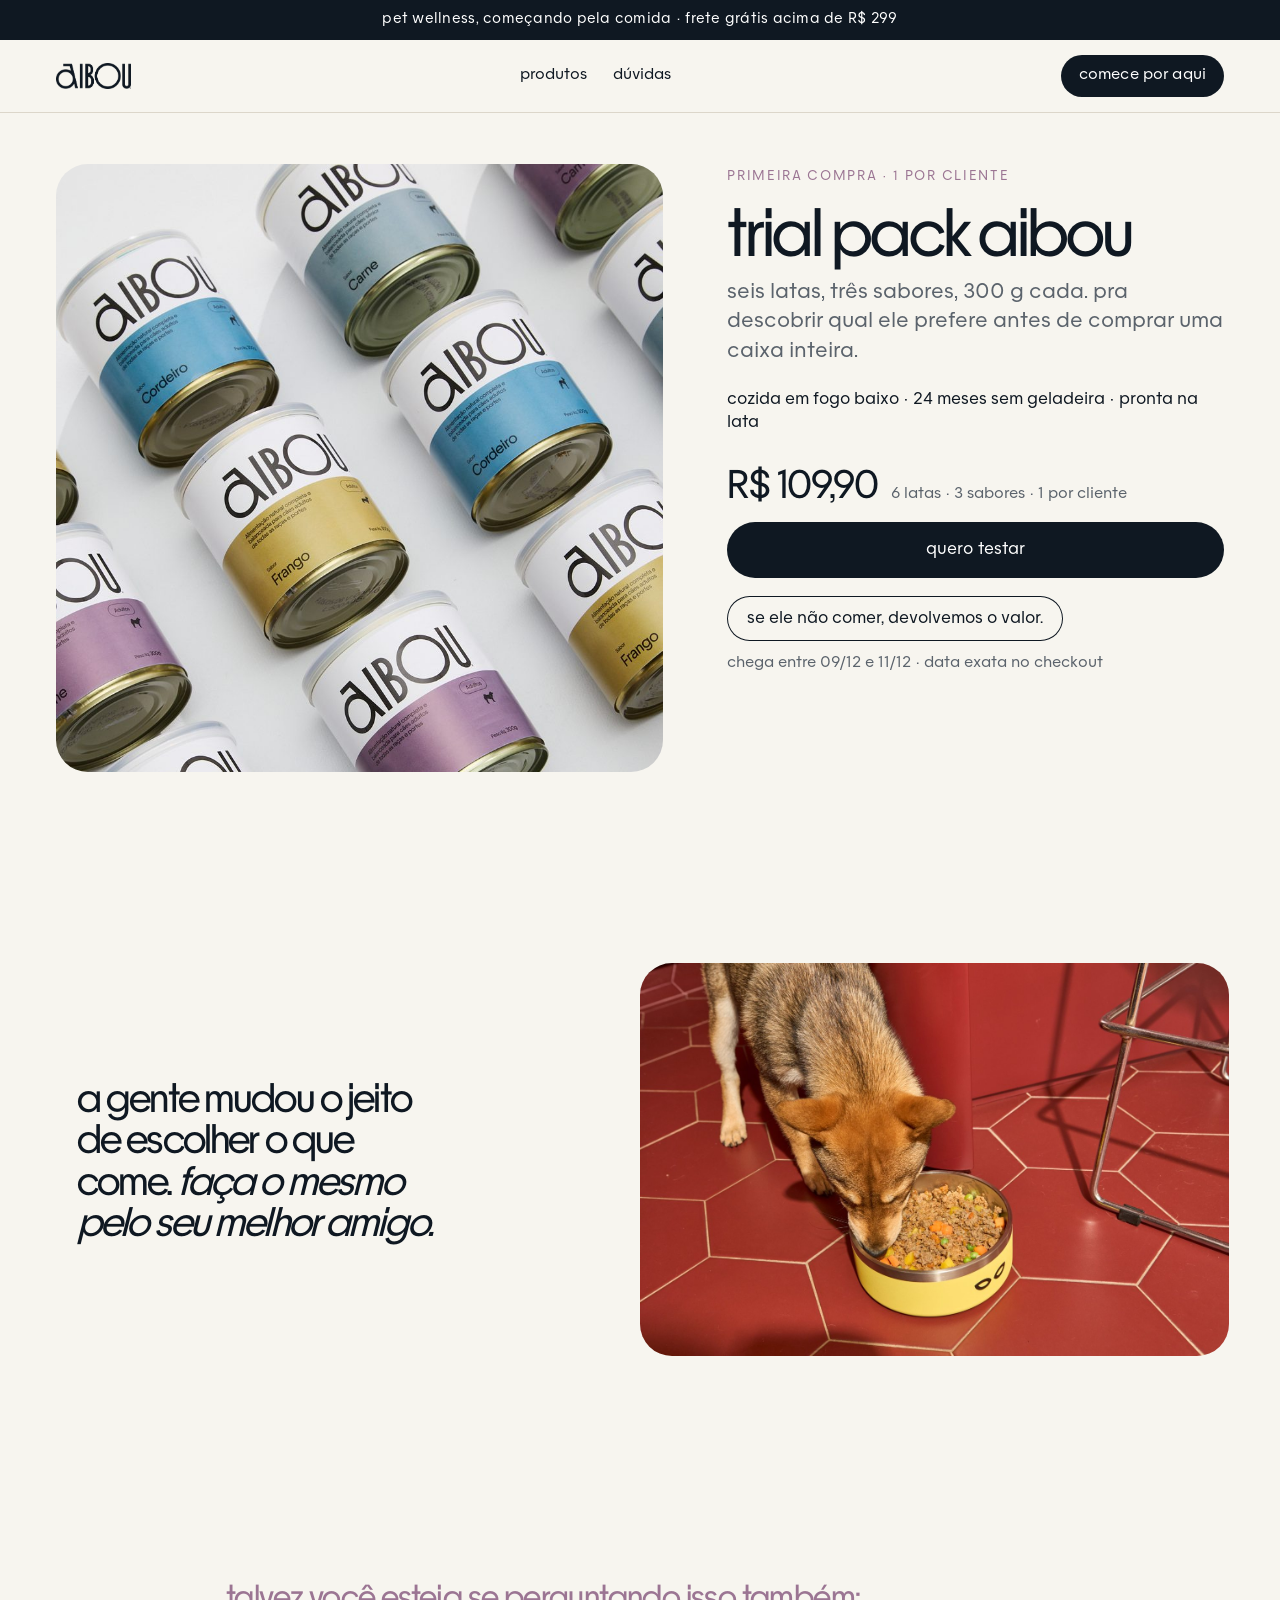
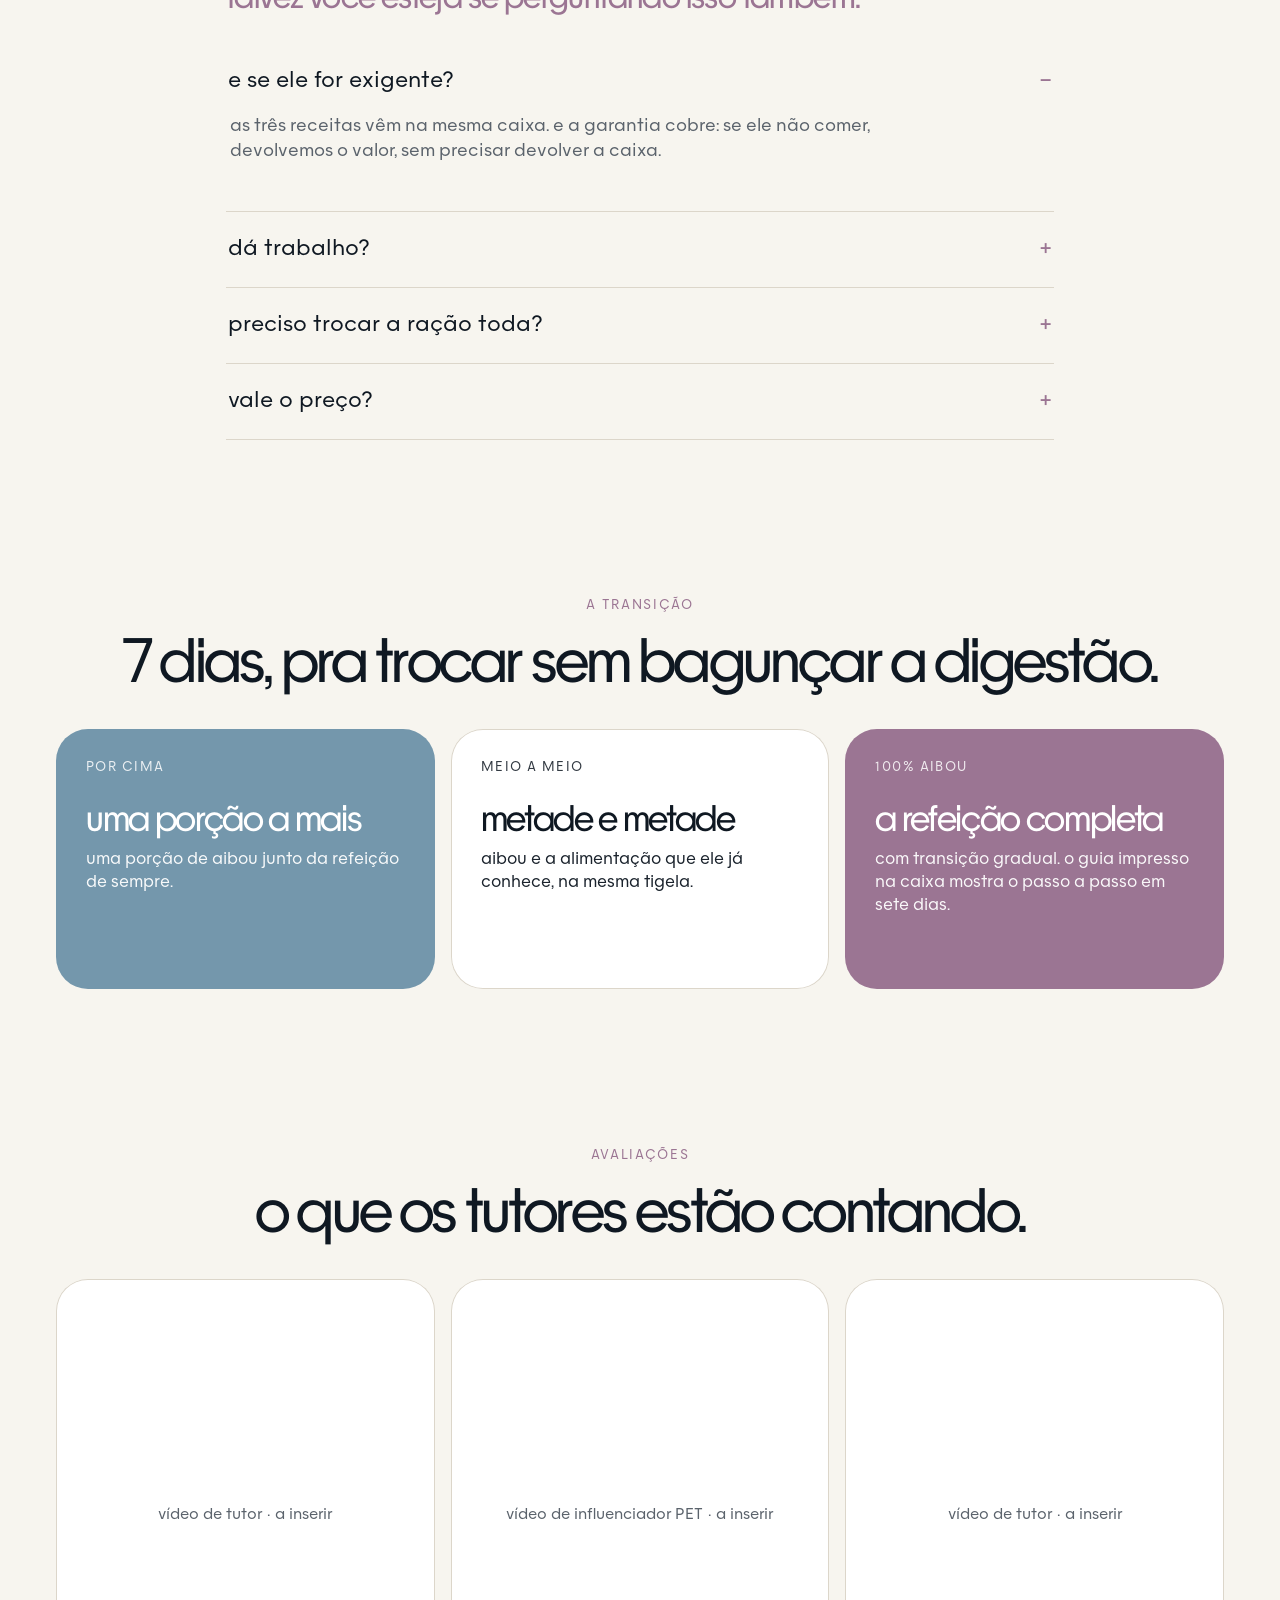
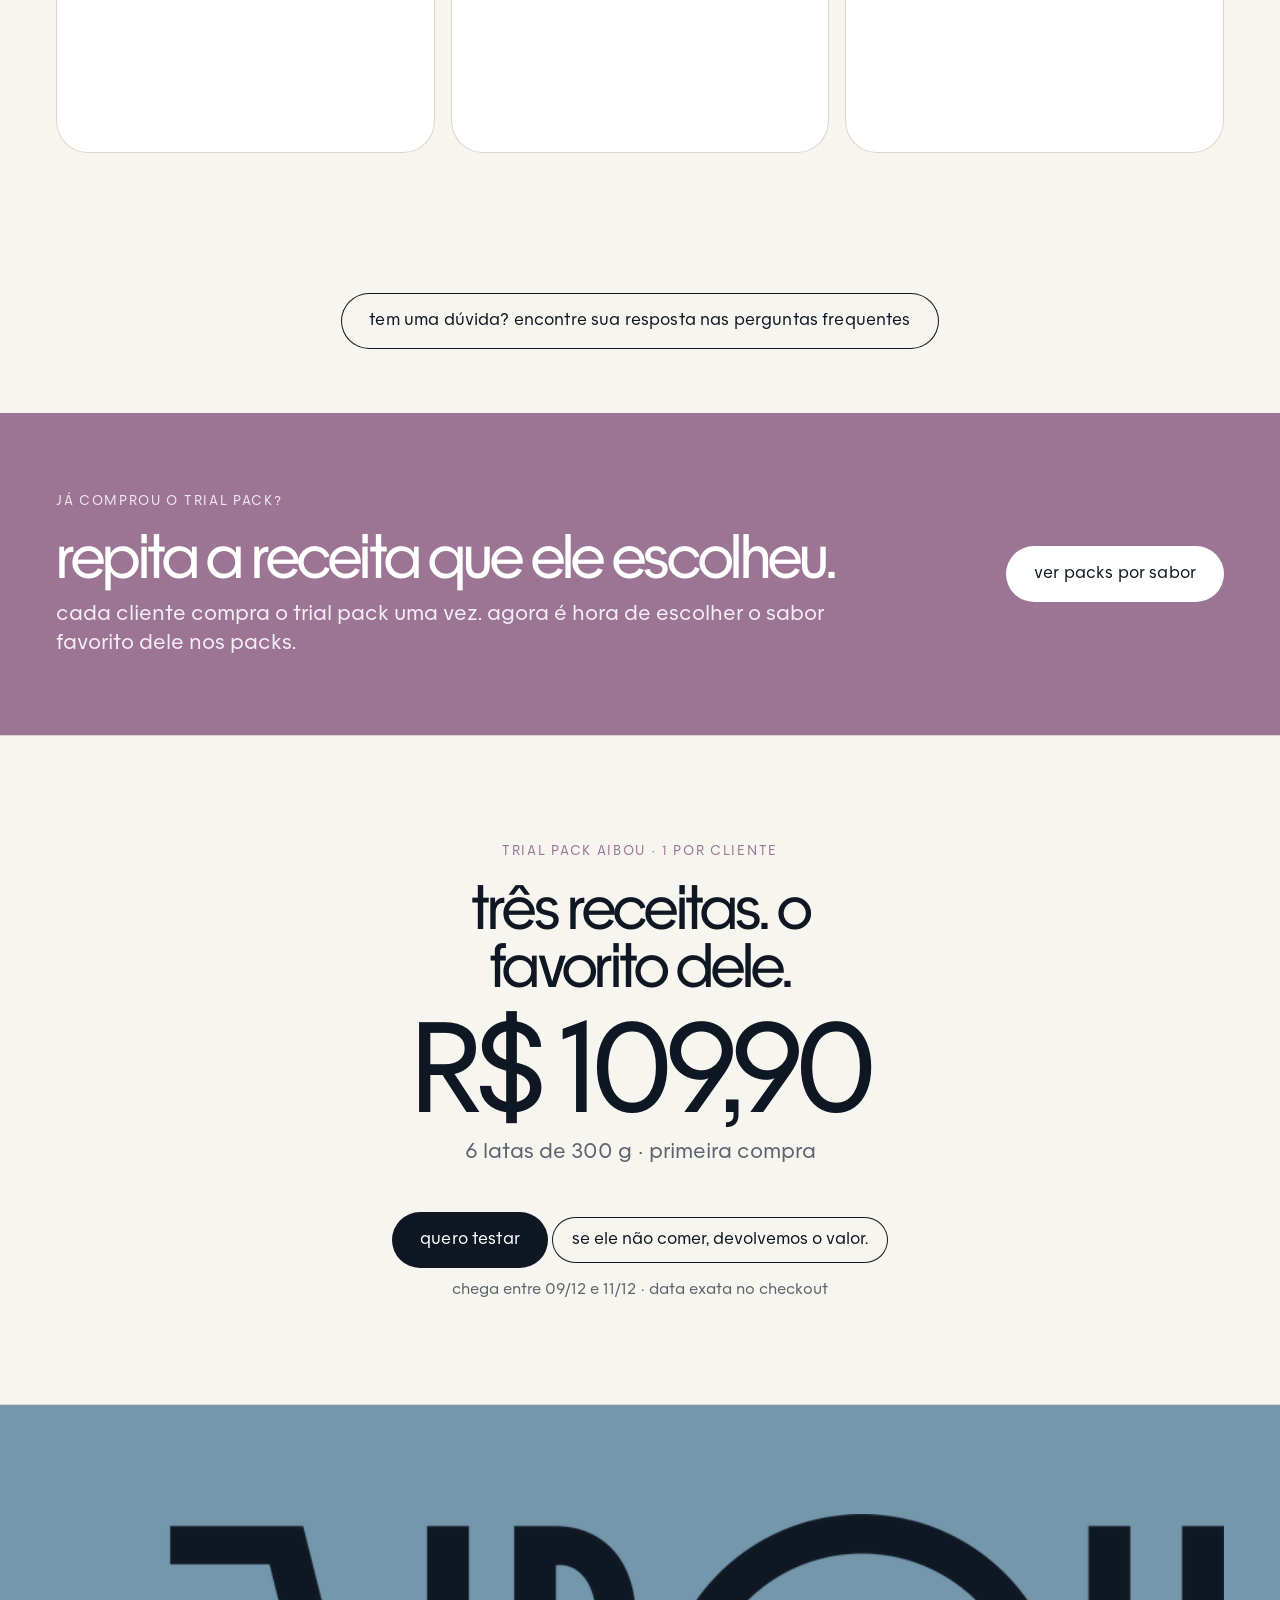
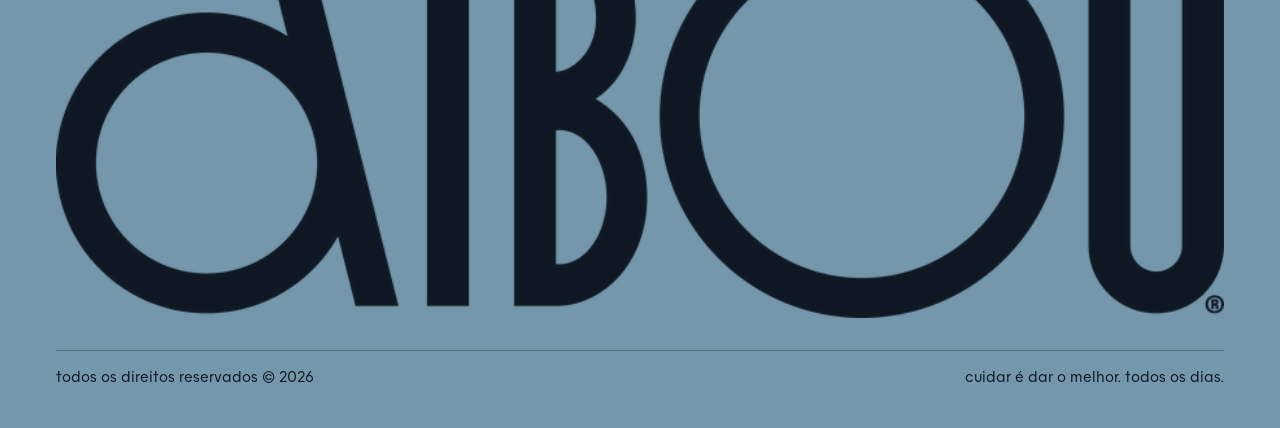
<file: trial-pack.html>
<!doctype html>
<html lang="pt-BR">
<head>
<meta charset="utf-8">
<meta name="viewport" content="width=device-width,initial-scale=1,viewport-fit=cover">
<title>Trial pack · Aibou</title>
<meta name="description" content="Trial pack aibou: seis latas de 300 g, três sabores na mesma caixa. Primeira compra, 1 por cliente.">
<link rel="stylesheet" href="styles.css">
</head>
<body>

<div class="bar">pet wellness, começando pela comida · frete grátis acima de R$ 299</div>

<header class="top">
  <div class="wrap nav">
    <a class="logo" href="index.html" aria-label="aibou, início"><img src="assets/img/logo-aibou.png" alt="aibou" height="26"></a>
    <nav aria-label="Principal">
      <a href="index.html#produtos">produtos</a>
      <a href="faq.html">dúvidas</a>
    </nav>
    <a class="btn small" href="escolha.html">comece por aqui</a>
  </div>
</header>

<main>

<!-- 1. PRIMEIRA TELA: foto, nome, preço, botão, garantia, prazo -->
<div class="pdp">
  <div>
    <div class="gallery photo">
      <img src="assets/img/ph-3e91fd48.jpg" alt="Seis latas Aibou, três sabores">
    </div>
  </div>
  <div>
    <span class="eyebrow">primeira compra · 1 por cliente</span>
    <h1>trial pack aibou</h1>
    <p class="lede">seis latas, três sabores, 300 g cada. pra descobrir qual ele prefere antes de comprar uma caixa inteira.</p>
    <p class="tag-line">cozida em fogo baixo · 24 meses sem geladeira · pronta na lata</p>
    <div class="hero-price">
      <strong>R$ 109,90</strong>
      <span>6 latas · 3 sabores · 1 por cliente</span>
    </div>
    <button class="btn" type="button">quero testar</button>
    <p class="guarantee">se ele não comer, devolvemos o valor.</p>
    <p class="prazo" data-prazo>chega entre [data] e [data] · data exata no checkout</p>
  </div>
</div>

<!-- 2. SEGUNDA DOBRA: banner com foto e frase de marca -->
<section class="brand-banner">
  <div class="brand-banner-in">
    <div class="brand-banner-text">
      <h2>a gente mudou o jeito de escolher o que come. <em>faça o mesmo pelo seu melhor amigo.</em></h2>
    </div>
    <div class="brand-banner-photo"><img src="assets/img/ph-bowl-dog.jpg" alt="Cachorro comendo a refeição Aibou em um bowl" loading="lazy"></div>
  </div>
</section>

<!-- 3. DÚVIDAS -->
<section class="faq-block">
  <div class="wrap faq-list">
    <p class="faq-intro">talvez você esteja se perguntando isso também:</p>
    <details open>
      <summary>e se ele for exigente?</summary>
      <p>as três receitas vêm na mesma caixa. e a garantia cobre: se ele não comer, devolvemos o valor, sem precisar devolver a caixa.</p>
    </details>
    <details>
      <summary>dá trabalho?</summary>
      <p>não. abre e serve. sem freezer, sem balança, sem receita.</p>
    </details>
    <details>
      <summary>preciso trocar a ração toda?</summary>
      <p>não. dá para misturar com a ração que ele já come. o guia de transição de 7 dias vai na caixa.</p>
    </details>
    <details>
      <summary>vale o preço?</summary>
      <p>R$ 109,90 pelas seis latas, de 300 g cada. na lata avulsa, cada uma sai por R$ 26,90.</p>
    </details>
  </div>
</section>

<!-- 4. TRANSIÇÃO -->
<section class="tint transition-block">
  <div class="wrap">
    <div class="center">
      <span class="eyebrow">a transição</span>
      <h2 style="margin-top:14px">7 dias, pra trocar sem bagunçar a digestão.</h2>
    </div>
    <div class="mix3">
      <div class="m">
        <small>por cima</small>
        <h3>uma porção a mais</h3>
        <p>uma porção de aibou junto da refeição de sempre.</p>
      </div>
      <div class="m">
        <small>meio a meio</small>
        <h3>metade e metade</h3>
        <p>aibou e a alimentação que ele já conhece, na mesma tigela.</p>
      </div>
      <div class="m">
        <small>100% aibou</small>
        <h3>a refeição completa</h3>
        <p>com transição gradual. o guia impresso na caixa mostra o passo a passo em sete dias.</p>
      </div>
    </div>
  </div>
</section>

<!-- 5. AVALIAÇÕES -->
<section class="prova-block">
  <div class="wrap">
    <div class="center">
      <span class="eyebrow">avaliações</span>
      <h2 style="margin-top:14px">o que os tutores estão contando.</h2>
    </div>
    <div class="com-grid">
      <div class="ph-note">vídeo de tutor · a inserir</div>
      <div class="ph-note">vídeo de influenciador PET · a inserir</div>
      <div class="ph-note">vídeo de tutor · a inserir</div>
    </div>
  </div>
</section>

<!-- 6. FAQ -->
<section class="tint" style="padding-block:clamp(40px,5vw,64px);text-align:center">
  <div class="wrap">
    <a class="btn ghost" href="faq.html">tem uma dúvida? encontre sua resposta nas perguntas frequentes</a>
  </div>
</section>

<!-- 7. RECOMPRA: destaque para quem já comprou -->
<section class="recompra">
  <div class="wrap recompra-in">
    <div>
      <span class="eyebrow">já comprou o trial pack?</span>
      <h2>repita a receita que ele escolheu.</h2>
      <p class="lede">cada cliente compra o trial pack uma vez. agora é hora de escolher o sabor favorito dele nos packs.</p>
    </div>
    <a class="btn" href="produto.html#packs">ver packs por sabor</a>
  </div>
</section>

<!-- 8. COMPRA -->
<section class="closing" id="compra">
  <div class="wrap">
    <span class="eyebrow">trial pack aibou · 1 por cliente</span>
    <h2>três receitas. o favorito dele.</h2>
    <p class="price">R$ 109,90</p>
    <p class="lede">6 latas de 300 g · primeira compra</p>
    <button class="btn" type="button">quero testar</button>
    <p class="guarantee" style="margin-top:20px">se ele não comer, devolvemos o valor.</p>
    <p class="prazo" data-prazo>chega entre [data] e [data] · data exata no checkout</p>
  </div>
</section>

</main>

<footer class="foot">
  <div class="foot-inner">
    <img class="foot-logo" src="assets/img/logo-aibou.png" alt="aibou" style="margin-top:32px">
    <div class="foot-bottom">
      <span>todos os direitos reservados © 2026</span>
      <span>cuidar é dar o melhor. todos os dias.</span>
    </div>
  </div>
</footer>

<script>
(function () {
  function fmt(d) { return ('0' + d.getDate()).slice(-2) + '/' + ('0' + (d.getMonth() + 1)).slice(-2); }
  var a = new Date(), b = new Date();
  a.setDate(a.getDate() + 4);
  b.setDate(b.getDate() + 6);
  document.querySelectorAll('[data-prazo]').forEach(function (el) {
    el.textContent = 'chega entre ' + fmt(a) + ' e ' + fmt(b) + ' · data exata no checkout';
  });
})();
</script>
</body>
</html>
</file>
<file: styles.css>
@font-face{font-family:'PP Frama Text';src:url('assets/fonts/PPFrama-Text-Regular.otf') format('opentype');font-weight:400;font-style:normal;font-display:swap}
@font-face{font-family:'PP Frama';src:url('assets/fonts/PPFrama-Regular.otf') format('opentype');font-weight:400;font-style:normal;font-display:swap}

/* layout: faixas de cor de largura total, conteúdo em coluna central, fotos com cantos generosos */
:root{
  --bg:#f7f5ef;
  --surface:#ffffff;
  --ink:#0f1822;
  --muted:#5b636c;
  --purple:#9b7593;
  --blue:#7497ac;
  --beige:#f7f5ef;
  --tint:#f7f5ef;
  --line:#dcd6ca;
  --r-lg:32px;
  --r-md:22px;
  --sans:'PP Frama Text',Helvetica,Arial,sans-serif;
  --display:'PP Frama','PP Frama Text',Helvetica,Arial,sans-serif;
  color-scheme:light;
}
*{box-sizing:border-box}
html{scroll-behavior:smooth;scroll-padding-top:84px}
body{margin:0;background:var(--bg);color:var(--ink);font-family:var(--sans);font-size:16px;line-height:1.55;-webkit-font-smoothing:antialiased;padding-top:env(safe-area-inset-top,0px)}
img{display:block;max-width:100%;height:auto}
a{color:inherit}
h1,h2,h3{font-family:var(--display);font-weight:400;letter-spacing:-.05em;line-height:1.02;text-wrap:balance;margin:0}
h1{font-size:clamp(44px,6vw,84px)}
h2{font-size:clamp(34px,4.4vw,58px)}
h3{font-size:clamp(22px,2.4vw,30px);letter-spacing:-.04em}
p{margin:0}
:focus-visible{outline:2px solid var(--blue);outline-offset:3px}

.wrap{max-width:1200px;margin:0 auto;padding-left:max(16px,env(safe-area-inset-left,0px));padding-right:max(16px,env(safe-area-inset-right,0px))}
section{padding-block:clamp(56px,8vw,104px)}
.eyebrow{font-size:12px;letter-spacing:.14em;text-transform:uppercase;color:var(--purple)}
.lede{font-size:clamp(16px,1.5vw,19px);color:var(--muted);max-width:52ch}
.small{font-size:13px;color:var(--muted)}
.center{text-align:center}
.center .lede{margin-inline:auto}

.bar{background:var(--ink);color:#fff;text-align:center;font-size:13px;padding:10px 16px;letter-spacing:.02em}

.top{position:sticky;top:env(safe-area-inset-top,0px);z-index:20;background:var(--bg);border-bottom:1px solid var(--line)}
.nav{height:72px;display:flex;align-items:center;justify-content:space-between;gap:20px}
.logo img{height:26px;width:auto}
.nav nav{display:flex;gap:26px;font-size:14px}
.nav nav a{text-decoration:none}
.nav nav a:hover,.nav nav a[aria-current="page"]{text-decoration:underline;text-underline-offset:5px}

.btn{display:inline-flex;align-items:center;justify-content:center;gap:10px;background:var(--ink);color:#fff;border:0;border-radius:999px;padding:16px 28px;font:inherit;font-size:15px;letter-spacing:.01em;text-decoration:none;cursor:pointer;transition:transform .2s ease,opacity .2s ease;min-height:48px}
.btn:hover{opacity:.88;transform:translateY(-1px)}
.btn.ghost{background:transparent;color:var(--ink);box-shadow:inset 0 0 0 1px var(--ink)}
.btn.small{padding:10px 18px;min-height:40px;font-size:14px}
.btn.purple{background:var(--purple)}

.hero{background:#ebe6dc;border-radius:0}
.hero .wrap{display:grid;grid-template-columns:1.02fr .98fr;gap:clamp(28px,5vw,72px);align-items:center;padding-block:clamp(40px,6vw,80px)}
.hero h1{margin:18px 0 22px}
.hero h1 em{font-style:normal;color:var(--purple)}
.hero-photo{border-radius:var(--r-lg);overflow:hidden;aspect-ratio:1/1;background:#ddd6c8}
.hero-photo img{width:100%;height:100%;object-fit:cover;object-position:42% 50%}
.hero-actions{display:flex;flex-wrap:wrap;gap:14px;align-items:center;margin-top:28px}
.hero-facts{display:flex;flex-wrap:wrap;gap:8px 22px;margin-top:26px;font-size:14px;color:var(--muted)}
.hero-facts span::before{content:"";display:inline-block;width:6px;height:6px;border-radius:50%;background:var(--purple);margin-right:8px;vertical-align:middle}

.strip{background:var(--ink);color:#fff}
.strip .wrap{display:grid;grid-template-columns:repeat(4,1fr);gap:12px;padding-block:20px;text-align:center;font-size:14px}
.strip b{display:block;font-weight:400;font-size:15px;margin-bottom:2px}

/* produto logo após o banner */
.shop{background:var(--bg);padding-top:clamp(48px,6vw,80px)}
.shop-head{display:flex;justify-content:space-between;align-items:end;gap:24px;flex-wrap:wrap;margin-bottom:34px}
.shop-head h2{max-width:16ch}
.cans{display:grid;grid-template-columns:repeat(3,1fr);gap:18px}
.can-card{background:var(--surface);border-radius:var(--r-lg);padding:18px 18px 22px;display:flex;flex-direction:column;text-decoration:none;transition:transform .25s ease,box-shadow .25s ease}
.can-card:hover{transform:translateY(-4px);box-shadow:0 18px 40px -22px #0f182a55}
.can-visual{border-radius:var(--r-md);aspect-ratio:4/3;display:grid;place-items:center;background:var(--tint);overflow:hidden;box-shadow:inset 0 0 0 1px var(--line)}
.can-visual img.cover{width:100%;height:100%;object-fit:cover;mix-blend-mode:normal}
.can-visual img{width:74%;height:auto;mix-blend-mode:multiply}
.can-card h3{margin:20px 4px 4px}
.can-card p{margin:0 4px;color:var(--muted);font-size:14px}
.can-card .price{margin:14px 4px 0;font-size:15px}
.buy-row{display:flex;align-items:center;justify-content:space-between;gap:20px 28px;flex-wrap:wrap;margin-top:26px;background:var(--surface);border-radius:var(--r-lg);padding:22px 26px}
.buy-row .amount{font-family:var(--display);font-size:clamp(30px,3.4vw,42px);letter-spacing:-.04em;line-height:1}
.buy-row .meta{font-size:14px;color:var(--muted);margin-top:6px}
.buy-row .btn{width:auto}

.paths{display:grid;grid-template-columns:repeat(3,1fr);gap:16px;margin-top:40px}
.path{background:var(--surface);border-radius:var(--r-lg);padding:30px;min-height:240px;display:flex;flex-direction:column;text-decoration:none;transition:transform .25s ease}
.path:hover{transform:translateY(-4px)}
.path .eyebrow{color:var(--purple)}
.path h3{margin:16px 0 12px;font-size:clamp(26px,2.6vw,34px)}
.path small{margin-top:auto;color:var(--muted);font-size:14px}
.path i{font-style:normal;margin-top:18px;font-size:14px;text-decoration:underline;text-underline-offset:4px}
.path.featured{background:var(--purple);color:#fff}
.path.featured .eyebrow,.path.featured small{color:#f1e6ef}

.manifesto{background:var(--tint)}
.manifesto .wrap{max-width:860px;text-align:center}
.manifesto h2{margin:18px auto 26px}
.manifesto h2 em{font-style:normal;color:var(--purple)}
.manifesto p.lede{margin:0 auto}

.split{display:grid;grid-template-columns:1fr 1fr;gap:clamp(28px,6vw,96px);align-items:center}
.split .photo{border-radius:var(--r-lg);overflow:hidden;aspect-ratio:1/1;background:var(--tint)}
.split .photo img{width:100%;height:100%;object-fit:cover}
.split h2{margin:16px 0 22px}
.facts{display:grid;grid-template-columns:repeat(3,1fr);gap:0;margin:28px 0;border-top:1px solid var(--line);border-bottom:1px solid var(--line)}
.facts div{padding:16px 14px 16px 0}
.facts div+div{padding-left:14px;border-left:1px solid var(--line)}
.facts b{display:block;font-family:var(--display);font-weight:400;font-size:30px;letter-spacing:-.04em;line-height:1}
.facts small{font-size:12px;color:var(--muted);text-transform:uppercase;letter-spacing:.08em}
.qa{list-style:none;padding:0;margin:0 0 28px;display:grid;gap:14px}
.qa li{background:var(--surface);border-radius:var(--r-md);padding:18px 20px;font-size:15px}
.qa b{font-weight:400;display:block;margin-bottom:4px}

.ing{background:var(--tint)}
.ing-grid{display:grid;grid-template-columns:repeat(4,1fr);gap:14px;margin-top:40px}
.ing-card{background:var(--surface);border-radius:var(--r-md);padding:24px;box-shadow:inset 0 0 0 1px var(--line)}
.ing-card h3{font-size:24px;margin-bottom:10px}
.ing-card p{font-size:14px;color:var(--muted)}
.notin{margin-top:28px;text-align:center;font-size:15px}

.transition{background:var(--tint)}
.tr-grid{display:grid;grid-template-columns:repeat(3,1fr);gap:16px;margin-top:40px}
.tr{border-radius:var(--r-lg);padding:30px;background:var(--bg);min-height:200px;display:flex;flex-direction:column;box-shadow:inset 0 0 0 1px var(--line)}
.tr:nth-child(1){background:var(--blue);color:#fff}
.tr:nth-child(2){background:#f7f5ef;box-shadow:inset 0 0 0 1px var(--line)}
.tr:nth-child(3){background:var(--purple);color:#fff}
.tr small{text-transform:uppercase;letter-spacing:.12em;font-size:12px;opacity:.85}
.tr h3{margin:14px 0 10px;font-size:clamp(26px,2.6vw,34px)}
.tr p{font-size:15px;opacity:.95}

.bowl-banner{background:var(--purple);color:#fff}
.bowl-banner .split .photo{background:#ddd6ca;aspect-ratio:1/1}
.bowl-banner .eyebrow{color:#f1e6ef}
.bowl-banner .lede{color:#f5ecf3}
.bowl-banner .btn{background:#fff;color:var(--ink)}

.community{background:var(--bg)}
.com-grid{display:grid;grid-template-columns:repeat(3,1fr);gap:16px;margin-top:40px}
.com{border-radius:var(--r-lg);background:var(--surface);padding:28px;min-height:250px;display:flex;flex-direction:column}
.com .eyebrow{color:var(--purple)}
.com h3{font-size:clamp(24px,2.3vw,30px);margin:16px 0 12px}
.com p{font-size:14px;color:var(--muted);margin-top:auto}
.com-note{margin-top:22px;text-align:center}

.faq{background:var(--tint)}
.faq .wrap{max-width:860px}
.faq h2{margin:16px 0 30px}
details{border-bottom:1px solid var(--line)}
summary{cursor:pointer;list-style:none;padding:20px 2px;font-size:17px;display:flex;justify-content:space-between;align-items:center;gap:20px}
summary::-webkit-details-marker{display:none}
summary::after{content:"+";font-size:22px;color:var(--purple);flex:none}
details[open] summary::after{content:"−"}
details p{padding:0 2px 22px;color:var(--muted);max-width:68ch;font-size:15px}
.faq-group{margin-bottom:44px}
.faq-group h3{font-size:clamp(26px,2.8vw,34px);margin-bottom:6px}

.closing{background:var(--tint);text-align:center;border-top:1px solid var(--line);border-bottom:1px solid var(--line)}
.closing .eyebrow{color:var(--purple)}
.closing h2{margin:16px auto 22px;max-width:16ch}
.closing .price{font-family:var(--display);font-size:clamp(56px,9vw,120px);letter-spacing:-.06em;line-height:.9;margin:0 0 18px;color:var(--ink)}
.closing .lede{margin:0 auto 30px}

/* ticker: faixa azul em movimento com as infos passando */
.ticker{background:var(--blue);color:var(--ink);overflow:hidden;white-space:nowrap;padding-block:16px;position:relative}
.ticker-track{display:inline-flex;align-items:center;will-change:transform;animation:ticker 38s linear infinite}
.ticker:hover .ticker-track{animation-play-state:paused}
.ticker span{font-family:var(--display);font-size:clamp(20px,2.4vw,30px);letter-spacing:-.04em;padding-right:48px;position:relative}
.ticker span::after{content:"";position:absolute;right:20px;top:50%;width:8px;height:8px;margin-top:-4px;border-radius:50%;background:var(--ink);opacity:.6}
@keyframes ticker{from{transform:translateX(0)}to{transform:translateX(-50%)}}

/* rodapé: faixa azul grande com logo gigante */
.foot{background:var(--blue);color:var(--ink);padding-block:clamp(48px,6vw,88px) clamp(28px,3vw,40px);font-size:15px;overflow:hidden}
.foot-inner{max-width:1200px;margin:0 auto;padding-left:max(16px,env(safe-area-inset-left,0px));padding-right:max(16px,env(safe-area-inset-right,0px))}
.foot-top{display:grid;grid-template-columns:1.1fr 1fr;gap:40px;align-items:start}
.news label{display:block;font-size:12px;letter-spacing:.14em;text-transform:uppercase;margin-bottom:12px}
.news-field{display:flex;align-items:center;background:var(--surface);border-radius:999px;padding:6px 6px 6px 22px;max-width:460px}
.news-field input{flex:1;min-width:0;border:0;background:transparent;font:inherit;font-size:16px;color:var(--ink);outline:none;padding:10px 0}
.news-field button{width:46px;height:46px;border-radius:50%;border:0;background:var(--ink);color:#fff;font-size:18px;cursor:pointer;flex:none}
.news small{display:block;margin-top:10px;min-height:18px;font-size:13px}
.foot-cols{display:grid;grid-template-columns:1fr 1fr;gap:24px}
.foot-cols div{display:flex;flex-direction:column;gap:10px}
.foot-cols a{text-decoration:none;font-size:16px}
.foot-cols a:hover{text-decoration:underline;text-underline-offset:4px}
.foot-logo{width:100%;height:auto;margin:clamp(40px,6vw,72px) 0 clamp(20px,3vw,32px);filter:none}
.foot-bottom{display:flex;justify-content:space-between;gap:16px;flex-wrap:wrap;font-size:13px;border-top:1px solid #0f182655;padding-top:18px}
.foot a{color:var(--ink)}

/* páginas de produto */
.crumb{font-size:13px;color:var(--muted);margin-bottom:22px}
.crumb a{text-decoration:none}
.pdp{display:grid;grid-template-columns:1.1fr .9fr;gap:clamp(28px,5vw,80px);align-items:start;padding-block:clamp(24px,4vw,56px)}
.gallery{border-radius:var(--r-lg);background:var(--tint);aspect-ratio:1/1;display:grid;place-items:center;overflow:hidden;position:relative}
.gallery img{width:82%;mix-blend-mode:multiply}
.gallery.photo img{width:100%;height:100%;object-fit:cover;mix-blend-mode:normal}
.thumbs{display:flex;gap:10px;margin-top:12px}
.thumbs button{border:0;background:var(--tint);border-radius:var(--r-md);width:84px;height:84px;padding:6px;cursor:pointer;display:grid;place-items:center}
.thumbs button[aria-pressed="true"]{box-shadow:inset 0 0 0 2px var(--ink)}
.thumbs img{width:100%;height:100%;object-fit:contain;mix-blend-mode:multiply}
.pdp h1{font-size:clamp(40px,4.8vw,64px);margin:12px 0 14px}
.pdp .price-line{font-family:var(--display);font-size:clamp(30px,3vw,38px);letter-spacing:-.04em;margin:8px 0 14px}
.pdp .lede{margin-bottom:22px}
.option{margin:22px 0}
.option legend{font-size:13px;letter-spacing:.08em;text-transform:uppercase;color:var(--muted);margin-bottom:10px;padding:0}
.chips{display:flex;flex-wrap:wrap;gap:10px}
.chips label{position:relative}
.chips input{position:absolute;opacity:0;pointer-events:none}
.chips span{display:inline-block;border-radius:999px;padding:12px 20px;background:var(--surface);box-shadow:inset 0 0 0 1px var(--line);font-size:15px;cursor:pointer;min-height:46px}
.chips input:checked + span{background:var(--ink);color:#fff;box-shadow:none}
.chips input:focus-visible + span{outline:2px solid var(--blue);outline-offset:2px}
.pdp .btn{width:100%;margin-top:6px}
.pdp .note{text-align:center;font-size:13px;color:var(--muted);margin-top:12px}
.trust{display:grid;grid-template-columns:repeat(3,1fr);gap:0;margin:26px 0 8px;border-top:1px solid var(--line);border-bottom:1px solid var(--line)}
.trust div{padding:14px 12px 14px 0;font-size:14px}
.trust div+div{border-left:1px solid var(--line);padding-left:12px}
.trust b{display:block;font-weight:400;font-size:15px}
.trust span{color:var(--muted)}
.pdp details summary{font-size:15px;padding:16px 2px}
.pdp details p{font-size:14px}

.cards{display:grid;grid-template-columns:repeat(2,1fr);gap:16px;margin-top:36px}
.card{border-radius:var(--r-lg);background:var(--surface);padding:28px;display:grid;grid-template-columns:1fr 1fr;gap:24px;align-items:center}
.card .visual{border-radius:var(--r-md);background:var(--tint);aspect-ratio:1/1;display:grid;place-items:center;overflow:hidden;position:relative}
.card .visual img{width:80%;mix-blend-mode:multiply}
.card .visual .stack{display:flex;align-items:flex-end;gap:-8px}
.card .visual .stack img{width:34%;margin-inline:-4%}
.card h3{font-size:clamp(28px,3vw,38px);margin-bottom:12px}
.card p.lede{font-size:15px;margin-bottom:18px}
.card .amount{font-family:var(--display);font-size:28px;letter-spacing:-.04em;margin-bottom:18px}
.card.wide{grid-column:1/-1}

.bowl-stage{border-radius:var(--r-lg);overflow:hidden;position:relative;aspect-ratio:1/1;background:var(--blue)}
.bowl-stage img{width:100%;height:100%;object-fit:cover}
.engrave{position:absolute;left:50%;bottom:12%;transform:translateX(-50%);font-family:var(--display);font-size:clamp(18px,2.4vw,26px);letter-spacing:-.02em;color:#2a3440;background:rgba(248,246,241,.82);padding:6px 20px;border-radius:999px;white-space:nowrap;max-width:90%;overflow:hidden;text-overflow:ellipsis}
.field{display:block;margin:22px 0}
.field span{display:block;font-size:13px;letter-spacing:.08em;text-transform:uppercase;color:var(--muted);margin-bottom:10px}
.field input{width:100%;font:inherit;font-size:16px;padding:15px 18px;border-radius:999px;border:1px solid var(--line);background:var(--surface);color:var(--ink)}
.field input:focus{outline:2px solid var(--blue);outline-offset:1px}
.field small{display:block;margin-top:8px;color:var(--muted);font-size:13px}

.catalog{display:grid;grid-template-columns:repeat(2,1fr);gap:16px;margin-top:36px}
.catalog .card{grid-template-columns:1fr}

.page-head{padding-block:clamp(48px,7vw,88px) clamp(24px,4vw,40px)}
.page-head h1{font-size:clamp(44px,6vw,80px);margin:14px 0 18px;max-width:16ch}

.mbar{display:none}

@media (max-width:920px){
  .nav nav{display:none}
  .hero .wrap,.split,.pdp{grid-template-columns:1fr}
  .hero-photo{aspect-ratio:4/3}
  .paths,.tr-grid,.com-grid{grid-template-columns:1fr}
  .cans{grid-template-columns:1fr 1fr 1fr;gap:10px}
  .can-card{padding:12px 12px 16px}
  .can-card h3{font-size:22px;margin-top:14px}
  .ing-grid{grid-template-columns:1fr 1fr}
  .strip .wrap{grid-template-columns:1fr 1fr}
  .card,.catalog{grid-template-columns:1fr}
  .card{grid-template-columns:1fr}
  footer .wrap{grid-template-columns:1fr;text-align:left}
  .mbar{display:flex;position:fixed;left:0;right:0;bottom:0;z-index:30;background:var(--surface);border-top:1px solid var(--line);padding:10px max(16px,env(safe-area-inset-left,0px)) calc(10px + env(safe-area-inset-bottom,0px));align-items:center;justify-content:space-between;gap:12px}
  .mbar b{display:block;font-family:var(--display);font-weight:400;font-size:20px;letter-spacing:-.03em}
  .mbar small{font-size:12px;color:var(--muted)}
  .mbar .btn{min-height:44px;padding:12px 20px}
}
@media (max-width:560px){
  .cans{grid-template-columns:1fr}
  .can-card{display:grid;grid-template-columns:44% 1fr;gap:14px;align-items:center;padding:12px}
  .can-visual{aspect-ratio:1/1}
  .can-card h3{margin:0 0 4px}
  .can-card .price{margin:6px 0 0}
  .can-card h3,.can-card p,.can-card .price{margin-left:0;margin-right:0}
  .buy-row .btn{width:100%}
  .ing-grid{grid-template-columns:1fr}
  .facts b{font-size:24px}
  .trust{grid-template-columns:1fr}
  .trust div+div{border-left:0;padding-left:0;border-top:1px solid var(--line)}
  .thumbs button{width:70px;height:70px}
  .strip .wrap{font-size:13px}
}
.tint{background:var(--tint)}
.band-blue{background:var(--blue);color:#fff}
.band-blue .eyebrow{color:#e8f0f4}
.band-blue .lede{color:#eef4f7}
.band-blue .path{background:#fff;color:var(--ink)}
.band-blue .path .eyebrow{color:var(--purple)}
.band-blue .path small{color:var(--muted)}
.band-blue .com{background:#fff;color:var(--ink)}
.band-blue .com p{color:var(--muted)}
.band-blue .com .eyebrow{color:var(--purple)}
.band-blue .btn.ghost{color:#fff;box-shadow:inset 0 0 0 1px #fff}
.rail-head{display:flex;justify-content:space-between;align-items:end;gap:20px;flex-wrap:wrap;margin-bottom:30px}
.arrows{display:flex;gap:10px;align-items:center}
.arrows button{width:44px;height:44px;border-radius:50%;border:1px solid var(--ink);background:transparent;cursor:pointer;font-size:18px;color:var(--ink)}
.arrows button:hover{background:var(--ink);color:#fff}
.rail{display:grid;grid-auto-flow:column;grid-auto-columns:minmax(240px,290px);gap:16px;overflow-x:auto;scroll-snap-type:x mandatory;padding:4px 2px 18px;scrollbar-width:none}
.rail::-webkit-scrollbar{display:none}
.rail .can-card{scroll-snap-align:start;cursor:default}
.rail .can-card .btn{margin-top:18px;width:100%}
.rail .can-card .amount{font-family:var(--display);font-size:24px;letter-spacing:-.04em;margin:12px 4px 0}
.can-visual.blue{background:var(--blue)}
.can-visual.bowlbg{padding:0;aspect-ratio:4/3}
.can-visual.bowlbg img{width:100%;height:100%;object-fit:cover;mix-blend-mode:normal}
.can-visual .stack{display:flex;align-items:flex-end;justify-content:center;width:100%}
.can-visual .stack img{width:36%;margin-inline:-3%;mix-blend-mode:multiply}
.hero-price{display:flex;align-items:baseline;gap:14px;flex-wrap:wrap;margin:22px 0 4px}
.hero-price strong{font-family:var(--display);font-weight:400;font-size:36px;letter-spacing:-.04em}
.hero-price span{font-size:14px;color:var(--muted)}
.opt-chips{display:flex;flex-wrap:wrap;gap:10px}
.notice{margin-top:14px;font-size:14px;color:var(--muted);min-height:22px}
.trust.three{grid-template-columns:repeat(3,1fr)}
.p-thumb{width:84px;height:84px}
/* garantia em destaque no banner */
.guarantee{display:inline-block;margin-top:18px;font-size:15px;font-weight:400;color:var(--ink);padding:11px 20px;border-radius:999px;box-shadow:inset 0 0 0 1px var(--ink)}
/* seção azul: texto e linhas legíveis */
.band-blue h2{color:#fff}
.band-blue .facts{border-color:#ffffff99}
.band-blue .facts b{color:#fff}
.band-blue .facts small{color:#eef4f7}
.band-blue .facts div+div{border-color:#ffffff99}

@media (max-width:920px){
  .foot-top{grid-template-columns:1fr;gap:32px}
}
@media (max-width:560px){
  .foot-cols{grid-template-columns:1fr 1fr;gap:18px}
  .foot-bottom{flex-direction:column}
  .ticker span{font-size:20px}
}
/* banner de dúvidas: foto inteira ao fundo */
.faq-banner{position:relative;overflow:hidden;min-height:clamp(300px,36vw,400px);display:flex;align-items:center;color:#fff;background:#0f1822}
.fb-img{position:absolute;inset:0;width:100%;height:100%;object-fit:cover;object-position:center 40%;z-index:0}
.fb-txt{position:relative;z-index:2;max-width:none;margin:0;padding-block:clamp(40px,5vw,56px);padding-left:clamp(20px,4vw,56px);padding-right:20px;text-shadow:0 1px 14px rgba(0,0,0,.28)}
.faq-banner .crumb{color:#e8e4dc}
.faq-banner .crumb a{color:#fff}
.faq-banner .eyebrow{color:#f1e6ef}
.faq-banner h1{color:#fff;font-size:clamp(38px,4.6vw,62px);max-width:15ch;margin:14px 0 16px}
.faq-banner .lede{color:#eef0f2}
/* banner inicial: foto cheia do trial pack, texto em tinta escura */
.hero-full{position:relative;overflow:hidden;min-height:clamp(520px,58vw,660px);display:flex;align-items:center;background:#ebe6dc}
.hf-img{position:absolute;inset:0;width:100%;height:100%;object-fit:cover;object-position:center;z-index:0}
.hf-txt{position:relative;z-index:2;max-width:none;margin:0;padding-block:clamp(40px,6vw,80px);padding-left:clamp(20px,4vw,56px);padding-right:20px}
.hf-txt h1{max-width:13ch;margin:18px 0 22px}
.hf-txt h1 em{font-style:normal;color:var(--purple)}
.hf-txt .lede{color:var(--ink);max-width:40ch}
.hf-txt .hero-price span{color:var(--ink)}
/* ingredientes na home: faixa azul com cinco fotos */
.ing-band{padding-block:clamp(56px,7vw,96px)}
.ing-band h2{color:#fff;max-width:20ch}
.ing5{display:grid;grid-template-columns:repeat(5,1fr);gap:18px;margin-top:44px}
.ing5 figure{margin:0;display:flex;flex-direction:column}
.ing5 img{width:100%;aspect-ratio:1/1;object-fit:cover;border-radius:var(--r-md)}
.ing5 figcaption{text-align:center;margin-top:18px;display:flex;flex-direction:column;gap:8px}
.ing5 figcaption b{font-weight:400;font-size:14px;letter-spacing:.08em;text-transform:uppercase}
.ing5 figcaption span{font-size:14px;color:#eef4f7;line-height:1.45}
@media (max-width:920px){.ing5{grid-template-columns:repeat(2,1fr)}}
.manifesto p.lede+p.lede{margin-top:16px}
@media (prefers-reduced-motion:reduce){*{transition:none!important;scroll-behavior:auto!important}.ticker{overflow-x:auto}.ticker-track{animation:none}.ticker-track .dup{display:none}}
/* v21: prazo em janela, placeholders de vídeo, página do trial pack */
.prazo,.pdp .note[data-prazo]{font-size:14px;color:var(--muted);margin-top:12px}
.ph-note{border-radius:var(--r-lg);background:var(--surface);box-shadow:inset 0 0 0 1px var(--line);aspect-ratio:4/5;display:grid;place-items:center;color:var(--muted);font-size:14px;text-align:center;padding:24px}

/* v24: manifesto em faixa azul, em duas colunas */
.manifesto.band-blue{background:var(--blue);color:#fff}
.manifesto.band-blue .wrap{max-width:1200px;text-align:left}
.manifesto.band-blue .mf{display:grid;grid-template-columns:1.15fr .85fr;gap:clamp(28px,5vw,80px);align-items:end}
.manifesto.band-blue .eyebrow{color:#e8f0f4}
.manifesto.band-blue h2{color:#fff;margin:18px 0 0;max-width:18ch}
.manifesto.band-blue h2 em{color:var(--ink)}
.manifesto.band-blue .lede{color:#eef4f7;max-width:44ch}
.manifesto.band-blue .lede+.lede{margin-top:16px}
@media (max-width:920px){.manifesto.band-blue .mf{grid-template-columns:1fr}}

/* v25: bloco "sem tudo ou nada" e calculadora embutida */
.mix3{display:grid;grid-template-columns:repeat(3,1fr);gap:16px;margin-top:40px}
.mix3 .m{border-radius:var(--r-lg);padding:30px;min-height:260px;display:flex;flex-direction:column;background:var(--surface);box-shadow:inset 0 0 0 1px var(--line)}
.mix3 .m:nth-child(1){background:var(--blue);color:#fff;box-shadow:none}
.mix3 .m:nth-child(3){background:var(--purple);color:#fff;box-shadow:none}
.mix3 .m small{text-transform:uppercase;letter-spacing:.12em;font-size:12px;opacity:.85}
.mix3 .m h3{margin:16px 0 12px;font-size:clamp(26px,2.6vw,34px)}
.mix3 .m p{font-size:15px;opacity:.95}
.calc-frame{display:block;width:100%;height:1200px;border:0;border-radius:var(--r-lg);margin-top:36px;background:var(--bg)}
@media (max-width:920px){.mix3{grid-template-columns:1fr}.calc-frame{height:1400px}}

/* v27: faixa da calculadora */
.calc-band{padding-block:clamp(48px,6vw,80px)}
.calc-band .calc-wrap{display:flex;justify-content:space-between;align-items:center;gap:28px;flex-wrap:wrap}
.calc-band h2{color:#fff;margin:14px 0 14px;max-width:18ch}
.calc-band .eyebrow{color:#e8f0f4}
.calc-band .lede{color:#eef4f7}
.calc-band .btn{background:#fff;color:var(--ink)}
.calc-band #calc-box{margin-top:32px}
.calc-band .calc-frame{margin-top:0;background:var(--bg)}

/* v28: seções de cor ocupam a tela toda; a primeira dobra fica centralizada */
main.wrap{max-width:none;padding-left:0;padding-right:0}
main .pdp{max-width:1200px;margin-inline:auto;padding-inline:max(16px,env(safe-area-inset-left,0px))}

/* v29 · página do trial pack */
.tag-line{font-size:15px;color:var(--ink);margin:0 0 22px}
.faq-intro{font-family:var(--display);font-size:clamp(22px,2.4vw,30px);letter-spacing:-.02em;margin:0 0 24px;color:var(--purple)}
.faq-block{padding-block:clamp(48px,6vw,80px)}
.faq-list{max-width:860px}
.faq-list details{border-bottom:1px solid var(--line);padding:4px 0}
.faq-list details:first-child{border-top:1px solid var(--line)}
.faq-list summary{font-size:clamp(17px,1.6vw,20px);padding:18px 2px;cursor:pointer;list-style:none}
.faq-list summary::-webkit-details-marker{display:none}
.faq-list summary::after{content:"+";float:right;font-size:22px;line-height:1;color:var(--purple)}
.faq-list details[open] summary::after{content:"–"}
.faq-list details p{font-size:16px;margin:0 0 20px 2px;color:var(--muted);max-width:60ch}
.transition-block{padding-block:clamp(48px,6vw,88px)}
.transition-block .mix3{margin-top:40px}
.mix3 .m svg{width:120px;height:auto;margin-bottom:auto;display:block}
.mix3 .m:nth-child(2) svg{margin-bottom:auto}
.mix3 .m h3{margin-top:24px}
.prova-block{padding-block:clamp(48px,6vw,80px)}
.recompra{background:var(--purple);color:#fff;padding-block:clamp(48px,6vw,80px)}
.recompra-in{display:flex;justify-content:space-between;align-items:center;gap:28px;flex-wrap:wrap}
.recompra .eyebrow{color:#f3e9f1}
.recompra h2{color:#fff;margin:14px 0 14px;max-width:20ch}
.recompra .lede{color:#f6eef5;max-width:52ch}
.recompra .btn{background:#fff;color:var(--ink)}
@media (max-width:920px){.brand-banner-text h2{font-size:clamp(26px,6vw,34px)}.recompra-in{flex-direction:column;align-items:flex-start}}

/* v34 · banner do trial pack: fundo claro, texto à esquerda, foto arredondada à direita */
.brand-banner{background:var(--tint);color:var(--ink)}
.brand-banner-in{display:grid;grid-template-columns:1fr 1fr;align-items:center;min-height:clamp(280px,28vw,380px)}
.brand-banner-text{display:flex;align-items:center;padding:clamp(32px,4vw,56px) clamp(20px,6vw,110px)}
.brand-banner-text h2{color:var(--ink);font-size:clamp(26px,2.9vw,42px);line-height:1.12;margin:0;max-width:17ch}
.brand-banner-text h2 em{color:var(--ink)}
.brand-banner-photo{padding:clamp(20px,3vw,40px) clamp(20px,4vw,56px) clamp(20px,3vw,40px) 0;align-self:stretch}
.brand-banner-photo img{width:100%;height:100%;min-height:240px;object-fit:cover;display:block;border-radius:var(--r-lg)}
@media (max-width:920px){.brand-banner-in{grid-template-columns:1fr}.brand-banner-photo{padding:0 20px 32px}.brand-banner-photo img{aspect-ratio:4/3;height:auto;min-height:0}}
</file>
